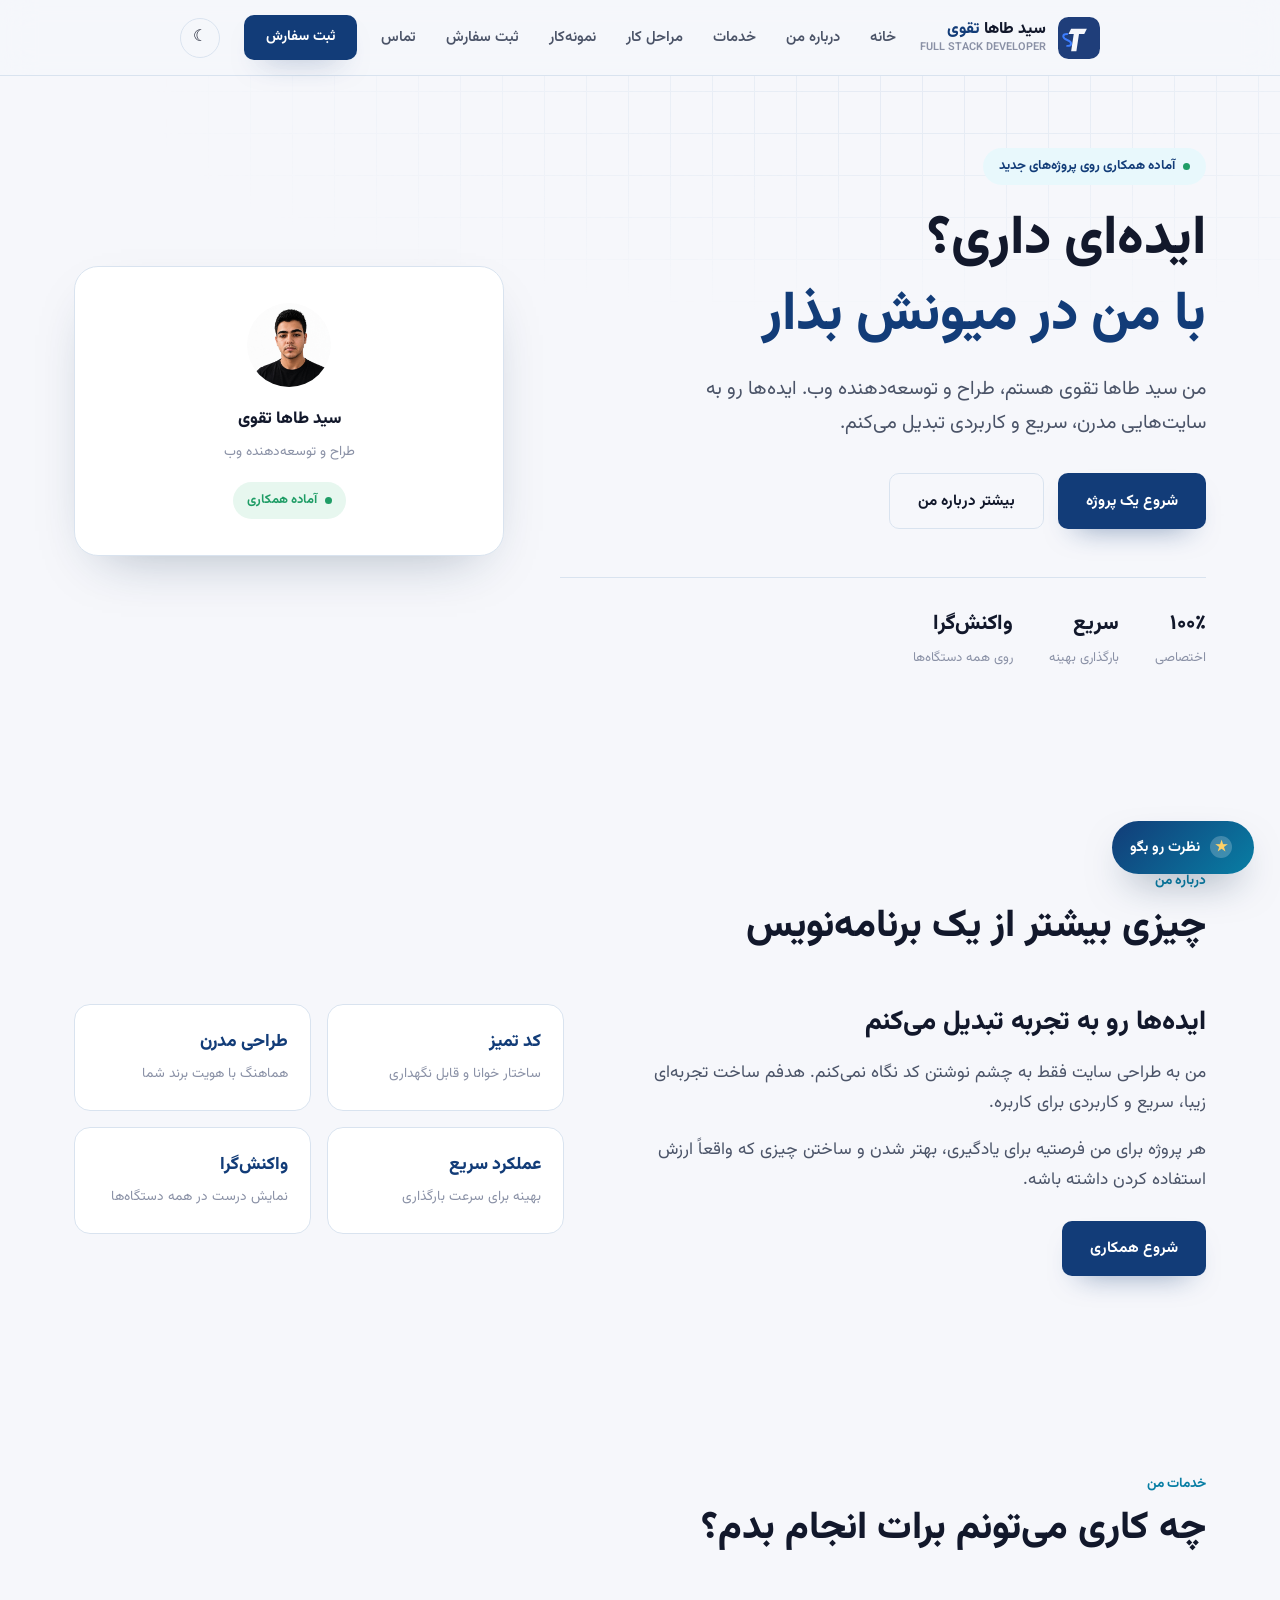
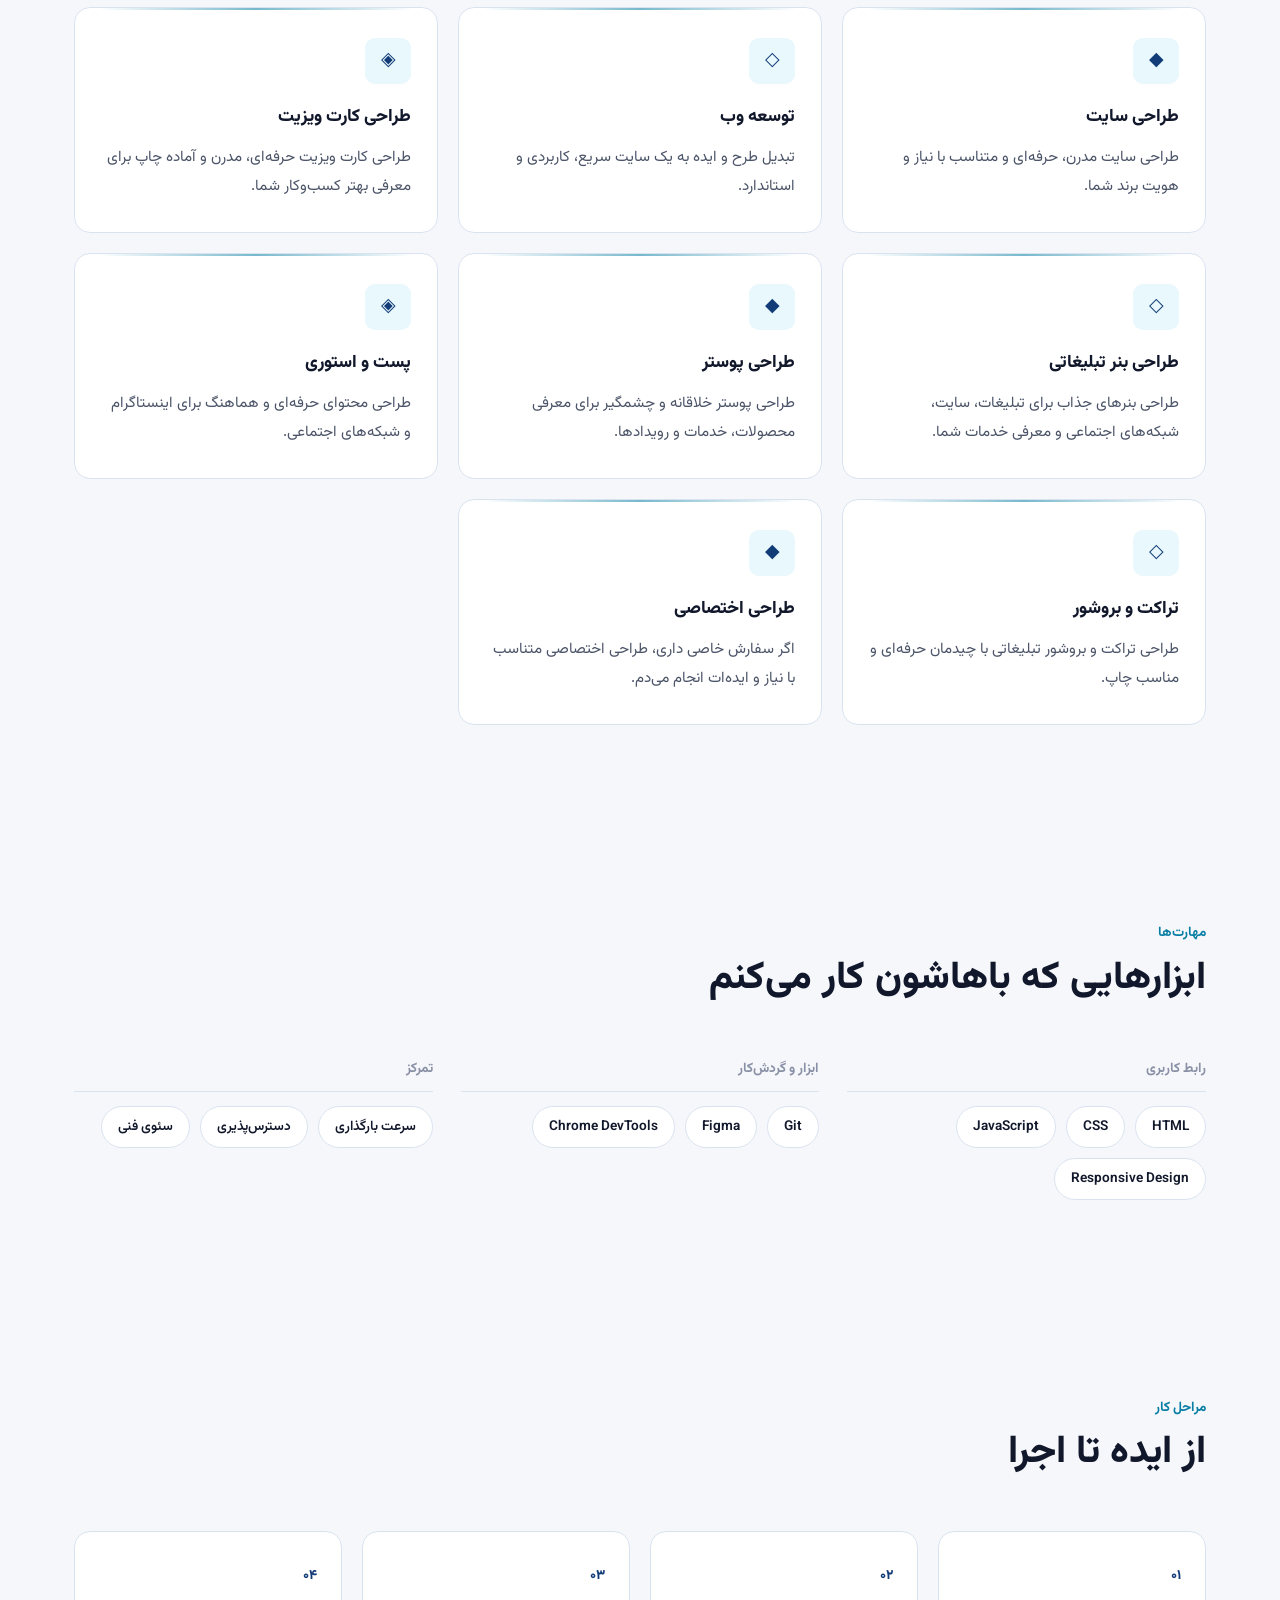
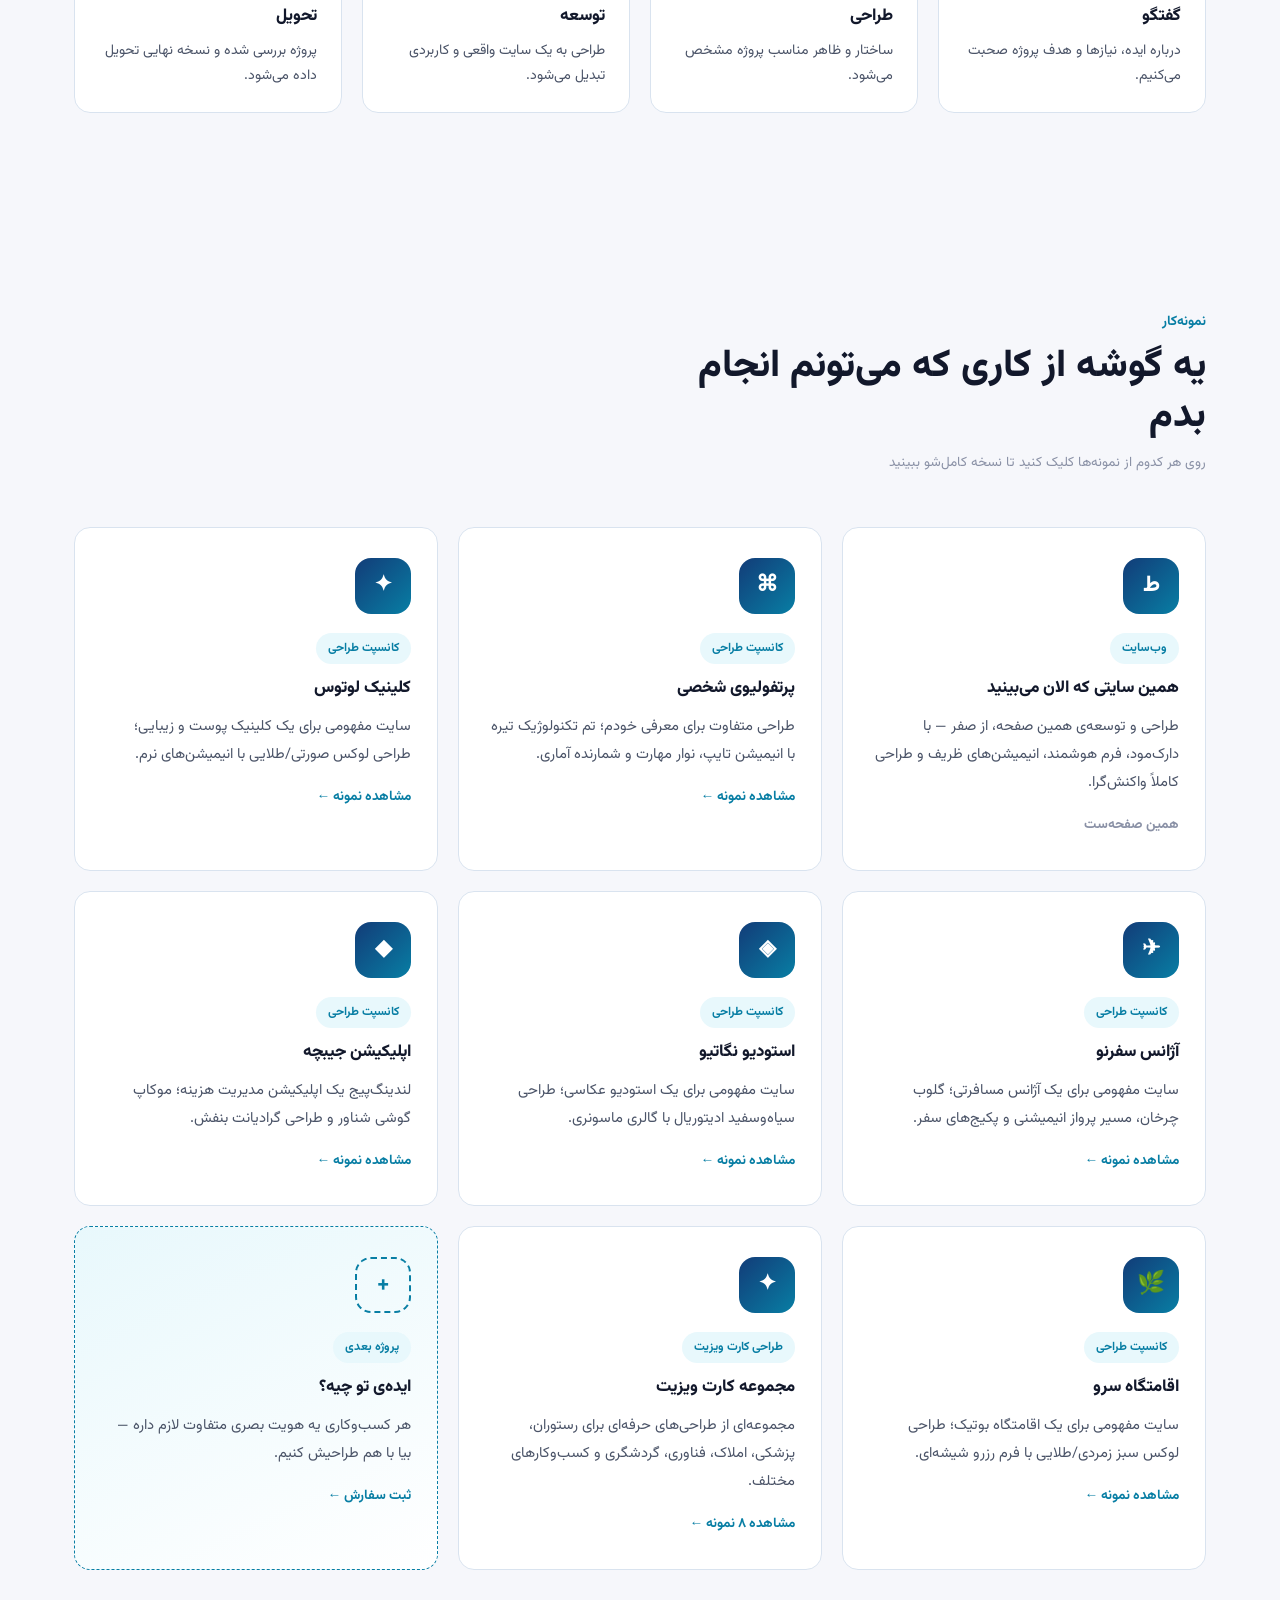
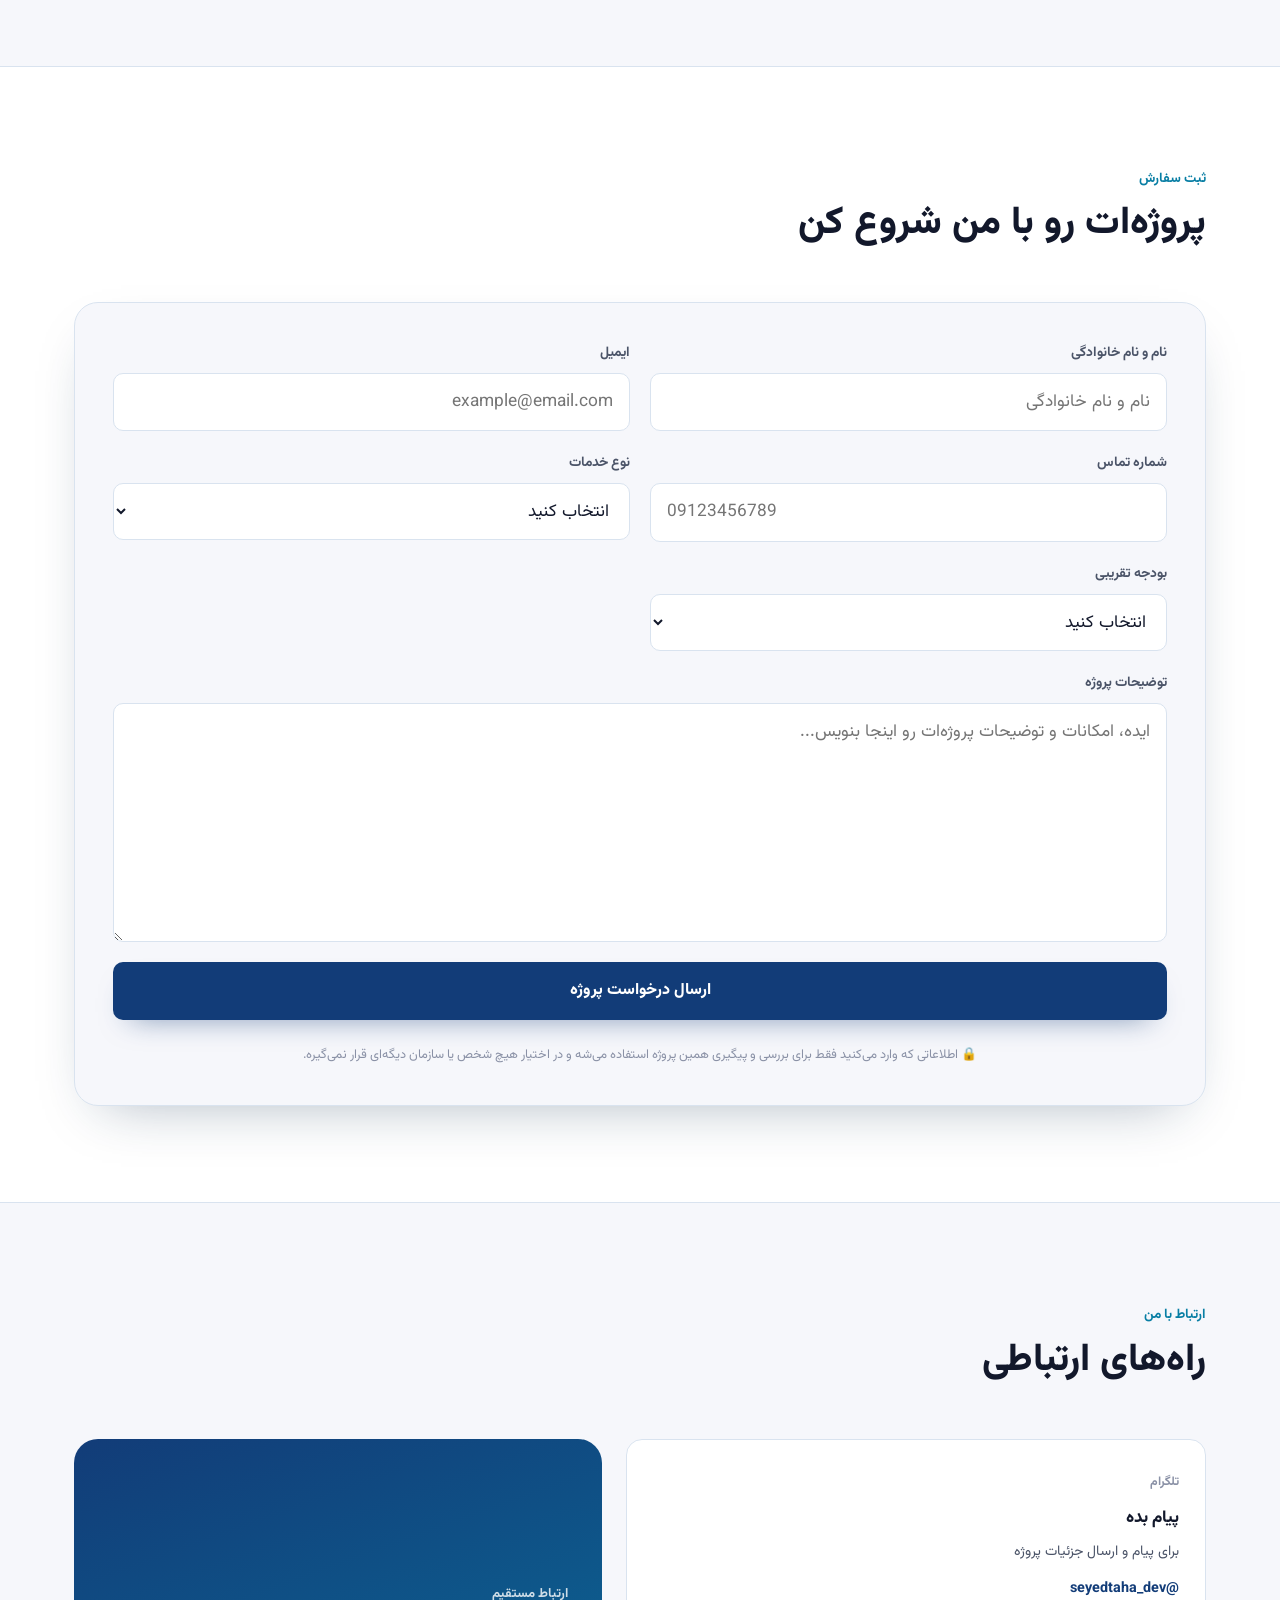
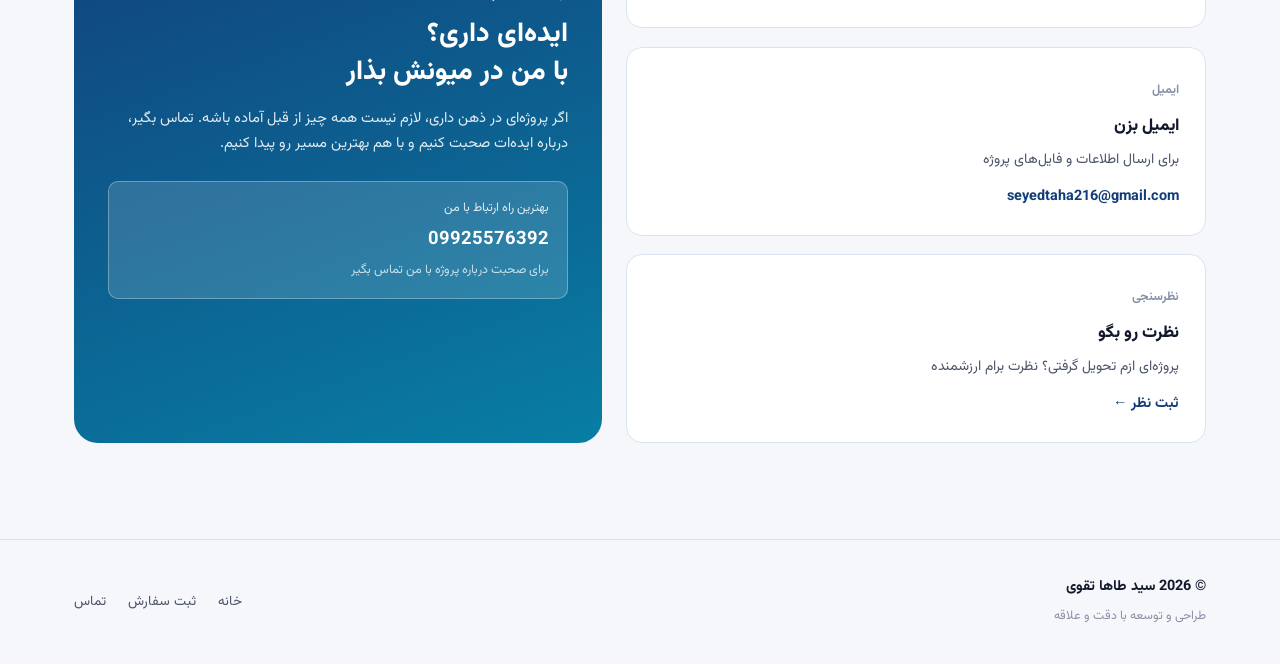
<file: index.html>
<!DOCTYPE html>
<html lang="fa" dir="rtl">
<head>
  <meta charset="UTF-8">
  <meta name="viewport" content="width=device-width, initial-scale=1.0">
  <meta name="description" content="سید طاها تقوی | طراح و توسعه‌دهنده وب فول‌استک — طراحی و ساخت سایت‌های مدرن، سریع و اختصاصی.">
  <meta name="author" content="Seyed Taha Taghavi">
  <meta name="theme-color" content="#0A0E1B">
  <link rel="canonical" href="https://example.com/">

  <!-- Open Graph -->
  <meta property="og:type" content="website">
  <meta property="og:locale" content="fa_IR">
  <meta property="og:title" content="سید طاها تقوی | طراح و توسعه‌دهنده وب">
  <meta property="og:description" content="ایده‌ها رو به سایت‌هایی مدرن، سریع و کاربردی تبدیل می‌کنم.">
  <meta property="og:image" content="https://example.com/og-image.jpg">
  <meta name="twitter:card" content="summary_large_image">

  <title>سید طاها تقوی | Full Stack Developer</title>

  <link rel="icon" type="image/svg+xml" href="favicon.svg">
  <link rel="preconnect" href="https://fonts.googleapis.com">
  <link rel="preconnect" href="https://fonts.gstatic.com" crossorigin>
  <link href="https://fonts.googleapis.com/css2?family=Vazirmatn:wght@400;500;600;700;800&display=swap" rel="stylesheet">
  <link rel="stylesheet" href="style.css">
</head>
<body>

<header class="header">
  <div class="container">
    <a href="#home" class="brand" aria-label="سید طاها تقوی">
      <svg class="brand-logo" viewBox="0 0 64 64" aria-hidden="true">
        <rect width="64" height="64" rx="16" fill="#1F3E7A"/>
        <path d="M20 18h24l-4 8h-8l-4 26h-8l4-26h-8z" fill="#F6F7FB"/>
        <path d="M14 44c8 0 8-6 0-9s-8-9 0-9" fill="none" stroke="#3D7EFF" stroke-width="3" stroke-linecap="round"/>
      </svg>
      <span class="brand-text">
        <strong>سید طاها <b>تقوی</b></strong>
        <small>FULL STACK DEVELOPER</small>
      </span>
    </a>

    <nav class="navbar" id="navbar" aria-label="منوی اصلی">
      <a href="#home">خانه</a>
      <a href="#about">درباره من</a>
      <a href="#services">خدمات</a>
      <a href="#process">مراحل کار</a>
      <a href="#portfolio">نمونه‌کار</a>
      <a href="#order">ثبت سفارش</a>
      <a href="#contact">تماس</a>
    </nav>

    <a href="#order" class="header-btn">ثبت سفارش</a>

    <button class="theme-btn" id="themeBtn" type="button" aria-label="تغییر حالت شب" title="تغییر حالت شب">☾</button>
    <button class="nav-toggle" id="navToggle" type="button" aria-label="باز کردن منو" aria-expanded="false">☰</button>
  </div>
</header>

<main>

  <section class="hero reveal" id="home">
    <div class="container">
      <div class="hero-content">
        <div class="hero-text">
          <span class="hero-badge"><i></i> آماده همکاری روی پروژه‌های جدید</span>
          <h1>ایده‌ای داری؟ <strong>با من در میونش بذار</strong></h1>
          <p>من سید طاها تقوی هستم، طراح و توسعه‌دهنده وب. ایده‌ها رو به سایت‌هایی مدرن، سریع و کاربردی تبدیل می‌کنم.</p>
          <div class="hero-buttons">
            <a href="#order" class="btn primary-btn">شروع یک پروژه</a>
            <a href="#about" class="btn secondary-btn">بیشتر درباره من</a>
          </div>
          <div class="hero-stats">
            <div><strong>۱۰۰٪</strong><span>اختصاصی</span></div>
            <div><strong>سریع</strong><span>بارگذاری بهینه</span></div>
            <div><strong>واکنش‌گرا</strong><span>روی همه دستگاه‌ها</span></div>
          </div>
        </div>

        <div class="hero-card">
          <div class="profile-circle"><img src="profile.jpg" alt="سید طاها تقوی"></div>
          <h2>سید طاها تقوی</h2>
          <p>طراح و توسعه‌دهنده وب</p>
          <div class="status"><i></i> آماده همکاری</div>
        </div>
      </div>
    </div>
  </section>

  <section class="about section reveal" id="about">
    <div class="container">
      <div class="section-title">
        <span>درباره من</span>
        <h2>چیزی بیشتر از یک برنامه‌نویس</h2>
      </div>
      <div class="about-content">
        <div class="about-text">
          <h3>ایده‌ها رو به تجربه تبدیل می‌کنم</h3>
          <p>من به طراحی سایت فقط به چشم نوشتن کد نگاه نمی‌کنم. هدفم ساخت تجربه‌ای زیبا، سریع و کاربردی برای کاربره.</p>
          <p>هر پروژه برای من فرصتیه برای یادگیری، بهتر شدن و ساختن چیزی که واقعاً ارزش استفاده کردن داشته باشه.</p>
          <a href="#order" class="btn primary-btn">شروع همکاری</a>
        </div>
        <div class="about-info">
          <div class="info-box"><strong>کد تمیز</strong><span>ساختار خوانا و قابل نگهداری</span></div>
          <div class="info-box"><strong>طراحی مدرن</strong><span>هماهنگ با هویت برند شما</span></div>
          <div class="info-box"><strong>عملکرد سریع</strong><span>بهینه برای سرعت بارگذاری</span></div>
          <div class="info-box"><strong>واکنش‌گرا</strong><span>نمایش درست در همه دستگاه‌ها</span></div>
        </div>
      </div>
    </div>
  </section>

  <section class="services section reveal" id="services">
    <div class="container">
      <div class="section-title">
        <span>خدمات من</span>
        <h2>چه کاری می‌تونم برات انجام بدم؟</h2>
      </div>
      <div class="services-grid">
        <div class="service-card">
          <div class="service-icon">◆</div>
          <h3>طراحی سایت</h3>
          <p>طراحی سایت مدرن، حرفه‌ای و متناسب با نیاز و هویت برند شما.</p>
        </div>

        <div class="service-card">
          <div class="service-icon">◇</div>
          <h3>توسعه وب</h3>
          <p>تبدیل طرح و ایده به یک سایت سریع، کاربردی و استاندارد.</p>
        </div>

        <div class="service-card">
          <div class="service-icon">◈</div>
          <h3>طراحی کارت ویزیت</h3>
          <p>طراحی کارت ویزیت حرفه‌ای، مدرن و آماده چاپ برای معرفی بهتر کسب‌وکار شما.</p>
        </div>

        <div class="service-card">
          <div class="service-icon">◇</div>
          <h3>طراحی بنر تبلیغاتی</h3>
          <p>طراحی بنرهای جذاب برای تبلیغات، سایت، شبکه‌های اجتماعی و معرفی خدمات شما.</p>
        </div>

        <div class="service-card">
          <div class="service-icon">◆</div>
          <h3>طراحی پوستر</h3>
          <p>طراحی پوستر خلاقانه و چشمگیر برای معرفی محصولات، خدمات و رویدادها.</p>
        </div>

        <div class="service-card">
          <div class="service-icon">◈</div>
          <h3>پست و استوری</h3>
          <p>طراحی محتوای حرفه‌ای و هماهنگ برای اینستاگرام و شبکه‌های اجتماعی.</p>
        </div>

        <div class="service-card">
          <div class="service-icon">◇</div>
          <h3>تراکت و بروشور</h3>
          <p>طراحی تراکت و بروشور تبلیغاتی با چیدمان حرفه‌ای و مناسب چاپ.</p>
        </div>

        <div class="service-card">
          <div class="service-icon">◆</div>
          <h3>طراحی اختصاصی</h3>
          <p>اگر سفارش خاصی داری، طراحی اختصاصی متناسب با نیاز و ایده‌ات انجام می‌دم.</p>
        </div>
      </div>
    </div>
  </section>

  <section class="skills section reveal" id="skills">
    <div class="container">
      <div class="section-title">
        <span>مهارت‌ها</span>
        <h2>ابزارهایی که باهاشون کار می‌کنم</h2>
      </div>
      <div class="skills-groups">
        <div class="skill-group">
          <h3>رابط کاربری</h3>
          <div class="skill-tags"><span>HTML</span><span>CSS</span><span>JavaScript</span><span>Responsive Design</span></div>
        </div>
        <div class="skill-group">
          <h3>ابزار و گردش‌کار</h3>
          <div class="skill-tags"><span>Git</span><span>Figma</span><span>Chrome DevTools</span></div>
        </div>
        <div class="skill-group">
          <h3>تمرکز</h3>
          <div class="skill-tags"><span>سرعت بارگذاری</span><span>دسترس‌پذیری</span><span>سئوی فنی</span></div>
        </div>
      </div>
    </div>
  </section>

  <section class="process section reveal" id="process">
    <div class="container">
      <div class="section-title">
        <span>مراحل کار</span>
        <h2>از ایده تا اجرا</h2>
      </div>
      <div class="process-grid">
        <div class="process-card"><span>۰۱</span><h3>گفتگو</h3><p>درباره ایده، نیازها و هدف پروژه صحبت می‌کنیم.</p></div>
        <div class="process-card"><span>۰۲</span><h3>طراحی</h3><p>ساختار و ظاهر مناسب پروژه مشخص می‌شود.</p></div>
        <div class="process-card"><span>۰۳</span><h3>توسعه</h3><p>طراحی به یک سایت واقعی و کاربردی تبدیل می‌شود.</p></div>
        <div class="process-card"><span>۰۴</span><h3>تحویل</h3><p>پروژه بررسی شده و نسخه نهایی تحویل داده می‌شود.</p></div>
      </div>
    </div>
  </section>

  <section class="portfolio section reveal" id="portfolio">
    <div class="container">
      <div class="section-title">
        <span>نمونه‌کار</span>
        <h2>یه گوشه از کاری که می‌تونم انجام بدم</h2>
        <p class="portfolio-hint">روی هر کدوم از نمونه‌ها کلیک کنید تا نسخه کامل‌شو ببینید</p>
      </div>
      <div class="portfolio-grid">

        <div class="portfolio-card">
          <div class="portfolio-thumb">ط</div>
          <span class="portfolio-tag">وب‌سایت</span>
          <h3>همین سایتی که الان می‌بینید</h3>
          <p>طراحی و توسعه‌ی همین صفحه، از صفر — با دارک‌مود، فرم هوشمند، انیمیشن‌های ظریف و طراحی کاملاً واکنش‌گرا.</p>
          <span class="portfolio-cta portfolio-cta-static">همین صفحه‌ست</span>
        </div>

        <a href="portfolio-dev.html" target="_blank" class="portfolio-card">
          <div class="portfolio-thumb">⌘</div>
          <span class="portfolio-tag">کانسپت طراحی</span>
          <h3>پرتفولیوی شخصی</h3>
          <p>طراحی متفاوت برای معرفی خودم؛ تم تکنولوژیک تیره با انیمیشن تایپ، نوار مهارت و شمارنده آماری.</p>
          <span class="portfolio-cta">مشاهده نمونه ←</span>
        </a>

        <a href="clinic-beauty.html" target="_blank" class="portfolio-card">
          <div class="portfolio-thumb">✦</div>
          <span class="portfolio-tag">کانسپت طراحی</span>
          <h3>کلینیک لوتوس</h3>
          <p>سایت مفهومی برای یک کلینیک پوست و زیبایی؛ طراحی لوکس صورتی/طلایی با انیمیشن‌های نرم.</p>
          <span class="portfolio-cta">مشاهده نمونه ←</span>
        </a>

        <a href="travel-agency.html" target="_blank" class="portfolio-card">
          <div class="portfolio-thumb">✈</div>
          <span class="portfolio-tag">کانسپت طراحی</span>
          <h3>آژانس سفرنو</h3>
          <p>سایت مفهومی برای یک آژانس مسافرتی؛ گلوب چرخان، مسیر پرواز انیمیشنی و پکیج‌های سفر.</p>
          <span class="portfolio-cta">مشاهده نمونه ←</span>
        </a>

        <a href="photography-studio.html" target="_blank" class="portfolio-card">
          <div class="portfolio-thumb">◈</div>
          <span class="portfolio-tag">کانسپت طراحی</span>
          <h3>استودیو نگاتیو</h3>
          <p>سایت مفهومی برای یک استودیو عکاسی؛ طراحی سیاه‌وسفید ادیتوریال با گالری ماسونری.</p>
          <span class="portfolio-cta">مشاهده نمونه ←</span>
        </a>

        <a href="app-fintech.html" target="_blank" class="portfolio-card">
          <div class="portfolio-thumb">◆</div>
          <span class="portfolio-tag">کانسپت طراحی</span>
          <h3>اپلیکیشن جیبچه</h3>
          <p>لندینگ‌پیج یک اپلیکیشن مدیریت هزینه؛ موکاپ گوشی شناور و طراحی گرادیانت بنفش.</p>
          <span class="portfolio-cta">مشاهده نمونه ←</span>
        </a>

        <a href="boutique-hotel.html" target="_blank" class="portfolio-card">
          <div class="portfolio-thumb">🌿</div>
          <span class="portfolio-tag">کانسپت طراحی</span>
          <h3>اقامتگاه سرو</h3>
          <p>سایت مفهومی برای یک اقامتگاه بوتیک؛ طراحی لوکس سبز زمردی/طلایی با فرم رزرو شیشه‌ای.</p>
          <span class="portfolio-cta">مشاهده نمونه ←</span>
        </a>

        <a href="business-card.html" target="_blank" class="portfolio-card">

          <div class="portfolio-thumb">
              <span class="portfolio-preview-icon">✦</span>
          </div>
      
          <span class="portfolio-tag">
              طراحی کارت ویزیت
          </span>
      
          <h3>
              مجموعه کارت ویزیت
          </h3>
      
          <p>
              مجموعه‌ای از طراحی‌های حرفه‌ای برای رستوران،
              پزشکی، املاک، فناوری، گردشگری و کسب‌وکارهای مختلف.
          </p>
      
          <span class="portfolio-cta">
              مشاهده ۸ نمونه ←
          </span>
      
      </a>

        <a href="#order" class="portfolio-card portfolio-card-cta">
          <div class="portfolio-thumb">+</div>
          <span class="portfolio-tag">پروژه بعدی</span>
          <h3>ایده‌ی تو چیه؟</h3>
          <p>هر کسب‌وکاری یه هویت بصری متفاوت لازم داره — بیا با هم طراحیش کنیم.</p>
          <span class="portfolio-cta">ثبت سفارش ←</span>
        </a>

      </div>
    </div>
  </section>

  <section class="order section reveal" id="order">
    <div class="container">
      <div class="section-title">
        <span>ثبت سفارش</span>
        <h2>پروژه‌ات رو با من شروع کن</h2>
      </div>

      <form class="order-form" id="orderForm" action="https://formspree.io/f/mljebwjr" method="POST" novalidate>
        <input type="hidden" name="_subject" value="درخواست پروژه جدید - سید طاها تقوی">

        <div class="form-group">
          <label for="name">نام و نام خانوادگی</label>
          <input type="text" id="name" name="name" placeholder="نام و نام خانوادگی" autocomplete="name" required>
        </div>

        <div class="form-group">
          <label for="email">ایمیل</label>
          <input type="email" id="email" name="email" placeholder="example@email.com" autocomplete="email" required>
        </div>

        <div class="form-group">
          <label for="phone">شماره تماس</label>
          <input type="tel" id="phone" name="phone" placeholder="09123456789" autocomplete="tel" inputmode="tel" required>
        </div>

        <div class="form-group">
          <label for="service">نوع خدمات</label>
          <select id="service" name="service" required>
            <option value="">انتخاب کنید</option>
            <option value="طراحی سایت">طراحی سایت</option>
            <option value="توسعه سایت">توسعه سایت</option>
            <option value="طراحی کارت ویزیت">طراحی کارت ویزیت</option>
            <option value="طراحی بنر تبلیغاتی">طراحی بنر تبلیغاتی</option>
            <option value="طراحی پوستر">طراحی پوستر</option>
            <option value="طراحی پست و استوری">طراحی پست و استوری</option>
            <option value="طراحی تراکت و بروشور">طراحی تراکت و بروشور</option>
            <option value="طراحی اختصاصی">طراحی اختصاصی</option>
            <option value="سایر">سایر</option>
          </select>
        </div>

        <div class="form-group">
          <label for="budget">بودجه تقریبی</label>
          <select id="budget" name="budget" required>
            <option value="">انتخاب کنید</option>
            <option value="کمتر از ۱۰ میلیون">کمتر از ۱۰ میلیون</option>
            <option value="۱۰ تا ۲۰ میلیون">۱۰ تا ۲۰ میلیون</option>
            <option value="۲۰ تا ۴۰ میلیون">۲۰ تا ۴۰ میلیون</option>
            <option value="بیشتر از ۴۰ میلیون">بیشتر از ۴۰ میلیون</option>
          </select>
        </div>

        <div class="form-group full-width">
          <label for="description">توضیحات پروژه</label>
          <textarea id="description" name="message" rows="7" placeholder="ایده، امکانات و توضیحات پروژه‌ات رو اینجا بنویس..." required></textarea>
        </div>

        <button type="submit" class="submit-btn">ارسال درخواست پروژه</button>
        <p class="form-privacy-note">🔒 اطلاعاتی که وارد می‌کنید فقط برای بررسی و پیگیری همین پروژه استفاده می‌شه و در اختیار هیچ شخص یا سازمان دیگه‌ای قرار نمی‌گیره.</p>
      </form>
    </div>
  </section>

  <section class="contact section reveal" id="contact">
    <div class="container">
      <div class="section-title">
        <span>ارتباط با من</span>
        <h2>راه‌های ارتباطی</h2>
      </div>

      <div class="contact-main">
        <div class="contact-grid">
          <!-- TODO: replace with your real Telegram username -->
          <a href="https://t.me/" target="_blank" rel="noopener noreferrer" class="contact-card">
            <span>تلگرام</span>
            <h3>پیام بده</h3>
            <p>برای پیام و ارسال جزئیات پروژه</p>
            <strong>@seyedtaha_dev</strong>
          </a>

          <a href="mailto:seyedtaha216@gmail.com" class="contact-card">
            <span>ایمیل</span>
            <h3>ایمیل بزن</h3>
            <p>برای ارسال اطلاعات و فایل‌های پروژه</p>
            <strong>seyedtaha216@gmail.com</strong>
          </a>

          <a href="feedback.html" class="contact-card">
            <span>نظرسنجی</span>
            <h3>نظرت رو بگو</h3>
            <p>پروژه‌ای ازم تحویل گرفتی؟ نظرت برام ارزشمنده</p>
            <strong>ثبت نظر ←</strong>
          </a>
        </div>

        <div class="contact-intro">
          <span class="contact-label">ارتباط مستقیم</span>
          <h3>ایده‌ای داری؟<br>با من در میونش بذار</h3>
          <p>اگر پروژه‌ای در ذهن داری، لازم نیست همه چیز از قبل آماده باشه. تماس بگیر، درباره ایده‌ات صحبت کنیم و با هم بهترین مسیر رو پیدا کنیم.</p>
          <a href="tel:09925576392" class="contact-call">
            <span>بهترین راه ارتباط با من</span>
            <strong>09925576392</strong>
            <small>برای صحبت درباره پروژه با من تماس بگیر</small>
          </a>
        </div>
      </div>
    </div>
  </section>

</main>

<footer class="footer">
  <div class="container">
    <div>
      <p>© 2026 سید طاها تقوی</p>
      <small>طراحی و توسعه با دقت و علاقه</small>
    </div>
    <div class="social-links">
      <a href="#home">خانه</a>
      <a href="#order">ثبت سفارش</a>
      <a href="#contact">تماس</a>
    </div>
  </div>
</footer>

<a href="feedback.html" id="feedbackFab" aria-label="ثبت نظر درباره پروژه" title="نظرت رو بگو">
  <span class="fab-icon">★</span>
  <span class="fab-text">نظرت رو بگو</span>
</a>

<button id="topBtn" type="button" aria-label="بازگشت به بالای صفحه" title="بازگشت به بالا">↑</button>

<script src="script.js"></script>
</body>
</html>
</file>
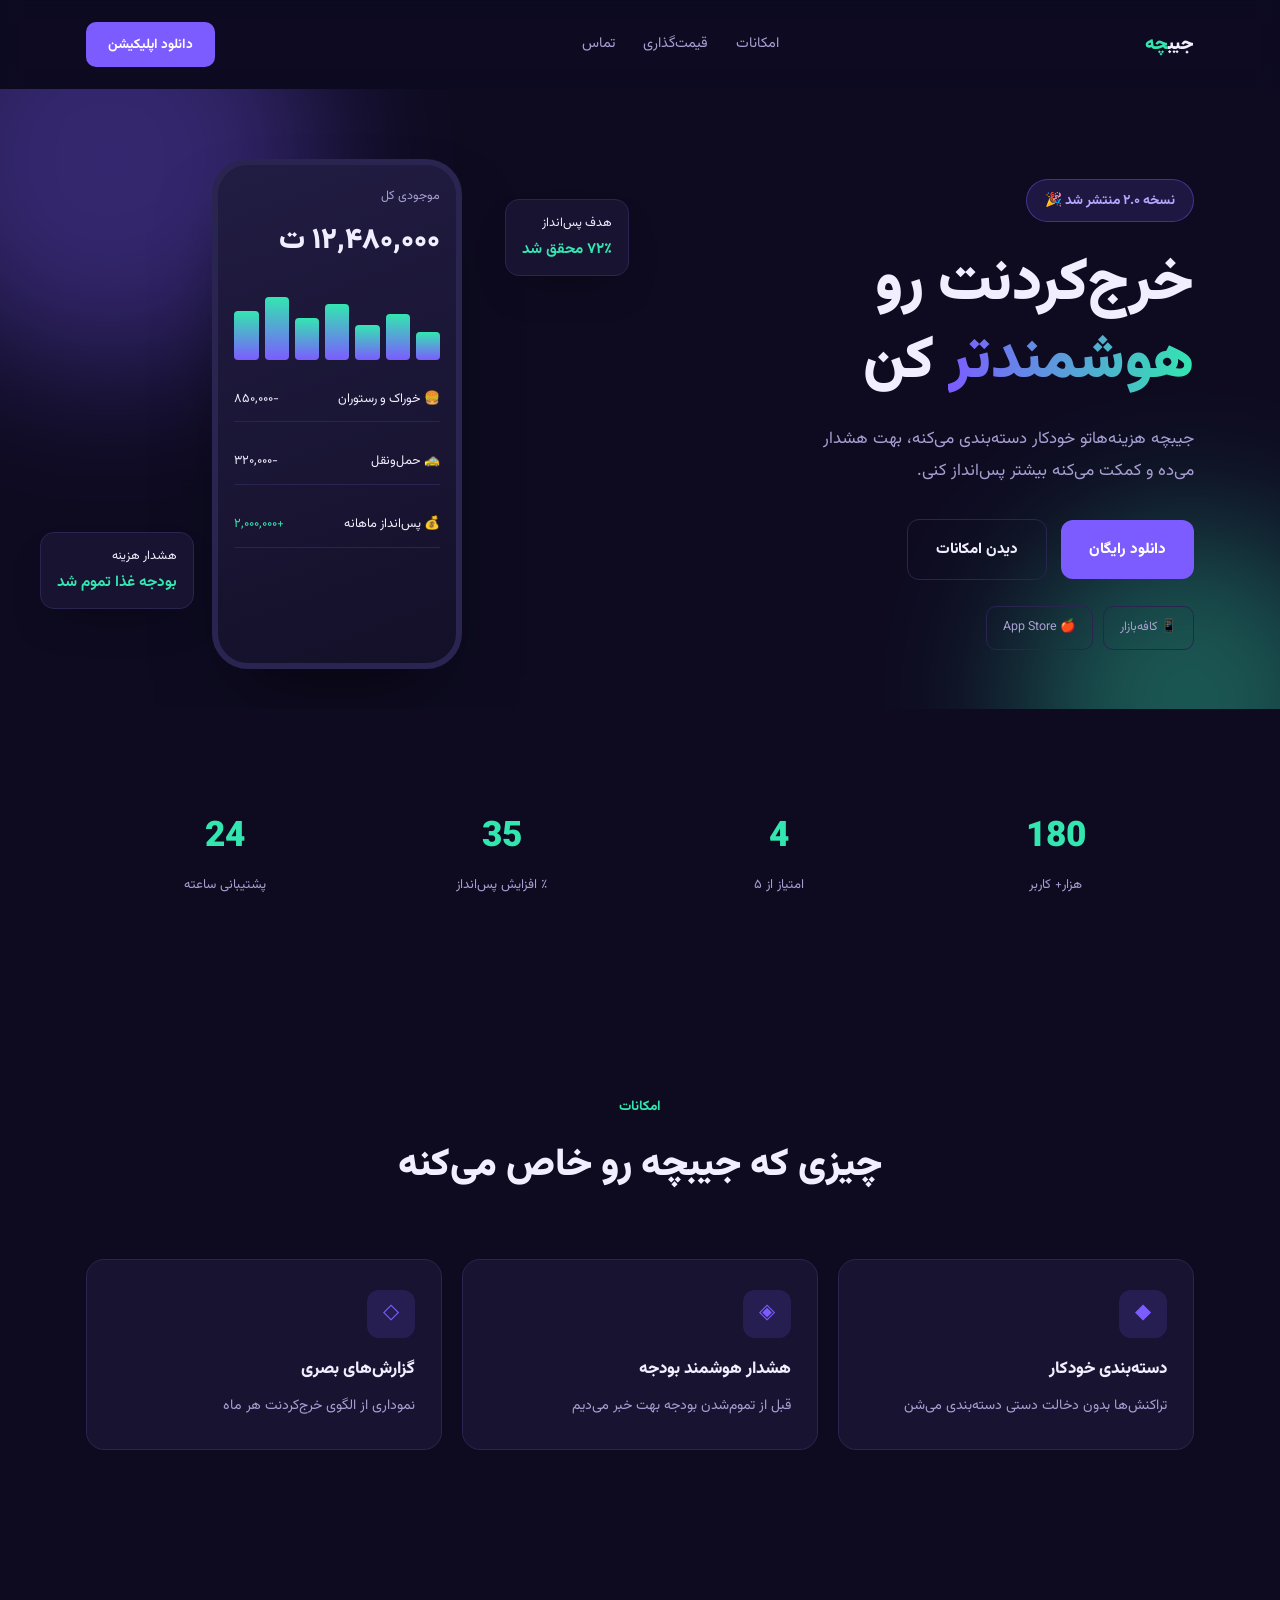
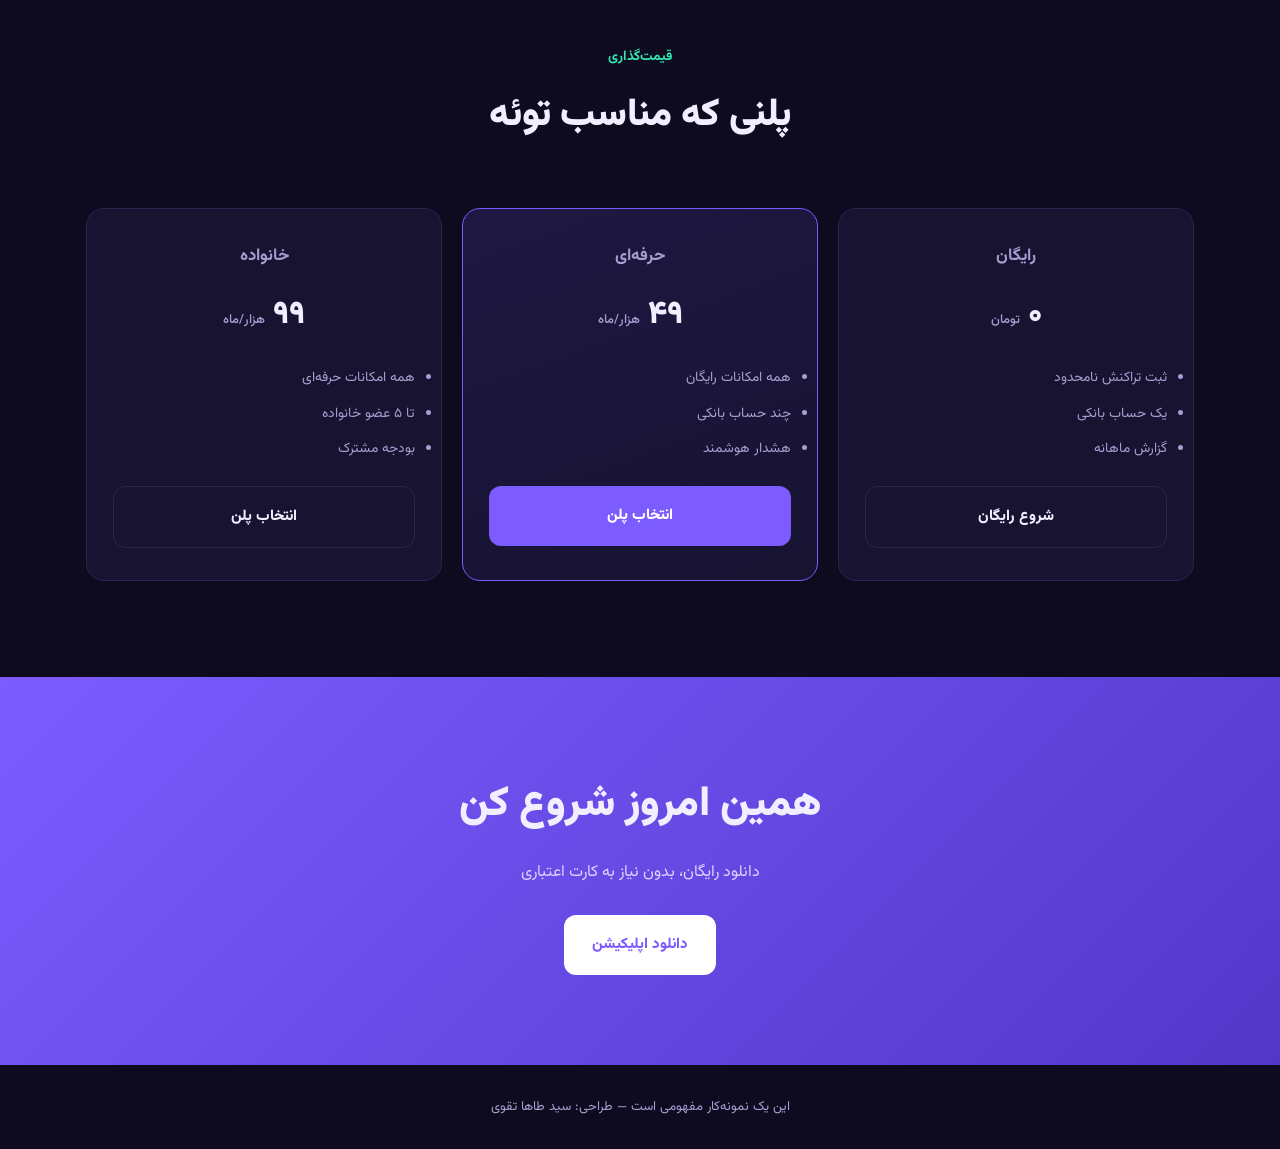
<file: app-fintech.html>
<!DOCTYPE html>
<html lang="fa" dir="rtl">
<head>
<meta charset="UTF-8">
<meta name="viewport" content="width=device-width, initial-scale=1.0">
<title>جیبچه — مدیریت هوشمند هزینه‌ها</title>
<link rel="preconnect" href="https://fonts.googleapis.com">
<link rel="preconnect" href="https://fonts.gstatic.com" crossorigin>
<link href="https://fonts.googleapis.com/css2?family=Vazirmatn:wght@400;500;600;700;800;900&display=swap" rel="stylesheet">
<style>
  *,*::before,*::after{box-sizing:border-box;margin:0;padding:0}
  html{scroll-behavior:smooth}
  @media(prefers-reduced-motion:reduce){*{animation:none!important;transition:none!important}}
  :root{
    --bg:#0E0B21; --panel:#171331; --line:#2A2450;
    --violet:#7C5CFF; --mint:#33E6B0; --ink:#F1EFFF; --sub:#A79FD1;
  }
  body{font-family:'Vazirmatn',Tahoma,sans-serif;background:var(--bg);color:var(--ink);line-height:1.85;overflow-x:hidden}
  a{color:inherit;text-decoration:none}
  .wrap{max-width:1160px;margin:0 auto;padding:0 26px}

  .reveal{opacity:0;transform:translateY(30px);transition:opacity .8s ease,transform .8s ease}
  .reveal.active{opacity:1;transform:translateY(0)}

  header{position:sticky;top:0;z-index:20;padding:22px 0;background:rgba(14,11,33,.85);backdrop-filter:blur(10px)}
  header .wrap{display:flex;align-items:center;justify-content:space-between}
  .logo{font-weight:900;font-size:1.15rem}
  .logo span{color:var(--mint)}
  nav{display:flex;gap:28px;font-size:.9rem;color:var(--sub)}
  nav a:hover{color:var(--ink)}
  .nav-btn{padding:10px 22px;border-radius:10px;background:var(--violet);color:#fff;font-size:.85rem;font-weight:700}

  /* hero */
  .hero{position:relative;padding:70px 0 40px;overflow:hidden}
  .blob{position:absolute;border-radius:50%;filter:blur(70px);opacity:.35;animation:morph 10s ease-in-out infinite}
  .blob1{width:420px;height:420px;background:var(--violet);top:-140px;left:-100px}
  .blob2{width:340px;height:340px;background:var(--mint);bottom:-160px;right:-80px;animation-delay:3s}
  @keyframes morph{0%,100%{transform:scale(1) translate(0,0)}50%{transform:scale(1.15) translate(20px,-20px)}}

  .hero .wrap{position:relative;z-index:2;display:grid;grid-template-columns:1.05fr .95fr;gap:50px;align-items:center}
  .hero-eyebrow{display:inline-block;padding:8px 18px;border-radius:999px;background:rgba(124,92,255,.15);
    border:1px solid rgba(124,92,255,.4);color:#B7A6FF;font-size:.86rem;font-weight:700}
  .hero h1{margin-top:24px;font-size:clamp(2.5rem,4.8vw,3.7rem);font-weight:900;line-height:1.32}
  .hero h1 em{font-style:normal;background:linear-gradient(90deg,var(--violet),var(--mint));-webkit-background-clip:text;background-clip:text;color:transparent}
  .hero p{margin-top:22px;max-width:44ch;color:var(--sub);font-size:1.05rem}
  .hero-cta{margin-top:32px;display:flex;gap:14px;flex-wrap:wrap;align-items:center}
  .btn{padding:16px 28px;border-radius:12px;font-weight:800;font-size:.94rem;display:inline-flex;align-items:center;gap:8px;transition:transform .25s ease}
  .btn-fill{background:var(--violet);color:#fff}
  .btn-fill:hover{transform:translateY(-4px)}
  .btn-line{border:1px solid var(--line);color:var(--ink)}
  .btn-line:hover{border-color:var(--mint);color:var(--mint)}
  .store-badges{margin-top:26px;display:flex;gap:10px}
  .store-badges div{border:1px solid var(--line);border-radius:10px;padding:9px 16px;font-size:.78rem;color:var(--sub)}

  /* phone mockup */
  .phone-wrap{position:relative;display:flex;justify-content:center;animation:floaty 5s ease-in-out infinite}
  @keyframes floaty{0%,100%{transform:translateY(0)}50%{transform:translateY(-16px)}}
  .phone{width:250px;height:510px;border-radius:36px;background:linear-gradient(160deg,#211C42,#141029);
    border:6px solid #2A2450;box-shadow:0 40px 80px -30px rgba(0,0,0,.6);padding:20px 16px;position:relative}
  .phone .balance{font-size:.78rem;color:var(--sub)}
  .phone .amount{margin-top:6px;font-size:1.8rem;font-weight:900}
  .phone .chart{margin-top:22px;height:70px;display:flex;align-items:flex-end;gap:6px}
  .phone .chart div{flex:1;background:linear-gradient(180deg,var(--mint),var(--violet));border-radius:4px;animation:barpulse 2.4s ease-in-out infinite}
  @keyframes barpulse{0%,100%{opacity:.7}50%{opacity:1}}
  .phone .row{margin-top:18px;display:flex;justify-content:space-between;align-items:center;padding:10px 0;border-bottom:1px solid var(--line);font-size:.8rem}
  .float-card{position:absolute;background:var(--panel);border:1px solid var(--line);border-radius:14px;padding:12px 16px;
    font-size:.78rem;box-shadow:0 20px 40px -20px rgba(0,0,0,.5);animation:floaty2 6s ease-in-out infinite}
  .float-card b{display:block;font-size:.95rem;color:var(--mint)}
  .fc1{top:40px;right:-40px;animation-delay:1s}
  .fc2{bottom:60px;left:-46px;animation-delay:2.4s}
  @keyframes floaty2{0%,100%{transform:translateY(0)}50%{transform:translateY(-12px)}}

  .section{padding:96px 0}
  .section-head{max-width:600px;margin:0 auto 56px;text-align:center}
  .section-head .eyebrow{color:var(--mint);font-weight:700;font-size:.86rem}
  .section-head h2{margin-top:10px;font-size:clamp(1.8rem,3.2vw,2.4rem);font-weight:900}

  .features{display:grid;grid-template-columns:repeat(3,1fr);gap:20px}
  .feature{background:var(--panel);border:1px solid var(--line);border-radius:18px;padding:30px 26px;
    transition:transform .35s ease,border-color .35s ease}
  .feature:hover{transform:translateY(-6px);border-color:var(--violet)}
  .feature .ic{width:48px;height:48px;border-radius:12px;background:rgba(124,92,255,.15);color:var(--violet);
    display:flex;align-items:center;justify-content:center;font-size:1.3rem;margin-bottom:16px}
  .feature h3{font-size:1.05rem;font-weight:800}
  .feature p{margin-top:8px;color:var(--sub);font-size:.88rem}

  .stats{display:grid;grid-template-columns:repeat(4,1fr);text-align:center}
  .stats b{display:block;font-size:2.2rem;font-weight:900;color:var(--mint)}
  .stats span{font-size:.82rem;color:var(--sub)}

  .pricing{display:grid;grid-template-columns:repeat(3,1fr);gap:20px}
  .plan{background:var(--panel);border:1px solid var(--line);border-radius:18px;padding:32px 26px;text-align:center}
  .plan.featured{border-color:var(--violet);background:linear-gradient(160deg,rgba(124,92,255,.15),var(--panel))}
  .plan h3{font-size:1.05rem;font-weight:700;color:var(--sub)}
  .plan .price{margin-top:14px;font-size:2rem;font-weight:900}
  .plan .price small{font-size:.8rem;color:var(--sub);font-weight:500}
  .plan ul{margin-top:20px;display:flex;flex-direction:column;gap:10px;text-align:right}
  .plan li{font-size:.86rem;color:var(--sub)}
  .plan .btn{margin-top:24px;width:100%;justify-content:center}

  .cta-band{background:linear-gradient(135deg,var(--violet),#5138C9)}
  .cta-band .wrap{padding:90px 26px;text-align:center}
  .cta-band h2{font-size:clamp(1.8rem,3.6vw,2.6rem);font-weight:900}
  .cta-band p{margin-top:14px;color:#DCD5FF}
  .cta-band .btn-fill{background:#fff;color:var(--violet);margin-top:28px}

  footer{padding:30px 0;text-align:center;color:var(--sub);font-size:.82rem}

  @media(max-width:900px){
    nav,.nav-btn{display:none}
    .hero .wrap{grid-template-columns:1fr}
    .phone-wrap{margin-top:40px}
    .features,.pricing{grid-template-columns:1fr}
    .stats{grid-template-columns:repeat(2,1fr);row-gap:24px}
  }
</style>
</head>
<body>

<header>
  <div class="wrap">
    <div class="logo">جیب<span>چه</span></div>
    <nav>
      <a href="#features">امکانات</a>
      <a href="#pricing">قیمت‌گذاری</a>
      <a href="#contact">تماس</a>
    </nav>
    <a href="#contact" class="nav-btn">دانلود اپلیکیشن</a>
  </div>
</header>

<section class="hero">
  <div class="blob blob1"></div>
  <div class="blob blob2"></div>
  <div class="wrap">
    <div>
      <span class="hero-eyebrow">نسخه ۲.۰ منتشر شد 🎉</span>
      <h1>خرج‌کردنت رو<br><em>هوشمندتر</em> کن</h1>
      <p>جیبچه هزینه‌هاتو خودکار دسته‌بندی می‌کنه، بهت هشدار می‌ده و کمکت می‌کنه بیشتر پس‌انداز کنی.</p>
      <div class="hero-cta">
        <a href="index.html#order" class="btn btn-fill">دانلود رایگان</a>
        <a href="#features" class="btn btn-line">دیدن امکانات</a>
      </div>
      <div class="store-badges">
        <div>📱 کافه‌بازار</div>
        <div>🍎 App Store</div>
      </div>
    </div>
    <div class="phone-wrap">
      <div class="phone">
        <div class="balance">موجودی کل</div>
        <div class="amount">۱۲,۴۸۰,۰۰۰ ت</div>
        <div class="chart">
          <div style="height:40%"></div><div style="height:65%"></div><div style="height:50%"></div>
          <div style="height:80%"></div><div style="height:60%"></div><div style="height:90%"></div><div style="height:70%"></div>
        </div>
        <div class="row"><span>🍔 خوراک و رستوران</span><span>-۸۵۰,۰۰۰</span></div>
        <div class="row"><span>🚕 حمل‌ونقل</span><span>-۳۲۰,۰۰۰</span></div>
        <div class="row"><span>💰 پس‌انداز ماهانه</span><span style="color:#33E6B0">+۲,۰۰۰,۰۰۰</span></div>
      </div>
      <div class="float-card fc1">هدف پس‌انداز<b>۷۲٪ محقق شد</b></div>
      <div class="float-card fc2">هشدار هزینه<b>بودجه غذا تموم شد</b></div>
    </div>
  </div>
</section>

<section class="section reveal">
  <div class="wrap stats">
    <div><b class="counter" data-target="180">0</b><span>هزار+ کاربر</span></div>
    <div><b class="counter" data-target="4">0</b><span>امتیاز از ۵</span></div>
    <div><b class="counter" data-target="35">0</b><span>٪ افزایش پس‌انداز</span></div>
    <div><b class="counter" data-target="24">0</b><span>پشتیبانی ساعته</span></div>
  </div>
</section>

<section class="section reveal" id="features">
  <div class="wrap">
    <div class="section-head">
      <span class="eyebrow">امکانات</span>
      <h2>چیزی که جیبچه رو خاص می‌کنه</h2>
    </div>
    <div class="features">
      <div class="feature"><div class="ic">◆</div><h3>دسته‌بندی خودکار</h3><p>تراکنش‌ها بدون دخالت دستی دسته‌بندی می‌شن</p></div>
      <div class="feature"><div class="ic">◈</div><h3>هشدار هوشمند بودجه</h3><p>قبل از تموم‌شدن بودجه بهت خبر می‌دیم</p></div>
      <div class="feature"><div class="ic">◇</div><h3>گزارش‌های بصری</h3><p>نموداری از الگوی خرج‌کردنت هر ماه</p></div>
    </div>
  </div>
</section>

<section class="section reveal" id="pricing">
  <div class="wrap">
    <div class="section-head">
      <span class="eyebrow">قیمت‌گذاری</span>
      <h2>پلنی که مناسب توئه</h2>
    </div>
    <div class="pricing">
      <div class="plan">
        <h3>رایگان</h3>
        <div class="price">۰ <small>تومان</small></div>
        <ul><li>ثبت تراکنش نامحدود</li><li>یک حساب بانکی</li><li>گزارش ماهانه</li></ul>
        <a href="index.html#order" class="btn btn-line">شروع رایگان</a>
      </div>
      <div class="plan featured">
        <h3>حرفه‌ای</h3>
        <div class="price">۴۹ <small>هزار/ماه</small></div>
        <ul><li>همه امکانات رایگان</li><li>چند حساب بانکی</li><li>هشدار هوشمند</li></ul>
        <a href="index.html#order" class="btn btn-fill">انتخاب پلن</a>
      </div>
      <div class="plan">
        <h3>خانواده</h3>
        <div class="price">۹۹ <small>هزار/ماه</small></div>
        <ul><li>همه امکانات حرفه‌ای</li><li>تا ۵ عضو خانواده</li><li>بودجه مشترک</li></ul>
        <a href="index.html#order" class="btn btn-line">انتخاب پلن</a>
      </div>
    </div>
  </div>
</section>

<section class="cta-band reveal" id="contact">
  <div class="wrap">
    <h2>همین امروز شروع کن</h2>
    <p>دانلود رایگان، بدون نیاز به کارت اعتباری</p>
    <a href="index.html#order" class="btn btn-fill">دانلود اپلیکیشن</a>
  </div>
</section>

<footer>این یک نمونه‌کار مفهومی است — طراحی: سید طاها تقوی</footer>

<script>
  const revealEls = document.querySelectorAll(".reveal");
  const counters = document.querySelectorAll(".counter");
  let started = false;
  function runCounters(){
    if(started) return; started = true;
    counters.forEach(el=>{
      const target = parseInt(el.dataset.target,10);
      const duration = 1400, start = performance.now();
      function step(now){
        const p = Math.min((now-start)/duration,1);
        el.textContent = Math.floor(p*target).toString();
        if(p<1) requestAnimationFrame(step); else el.textContent = target;
      }
      requestAnimationFrame(step);
    });
  }
  if("IntersectionObserver" in window){
    const obs = new IntersectionObserver(entries=>{
      entries.forEach(e=>{ if(e.isIntersecting){ e.target.classList.add("active"); obs.unobserve(e.target);} });
    },{threshold:.15});
    revealEls.forEach(el=>obs.observe(el));
    const statObs = new IntersectionObserver(entries=>{
      entries.forEach(e=>{ if(e.isIntersecting){ runCounters(); statObs.disconnect(); } });
    },{threshold:.3});
    const statsEl = document.querySelector(".stats");
    if(statsEl) statObs.observe(statsEl);
  } else {
    revealEls.forEach(el=>el.classList.add("active"));
    runCounters();
  }
</script>

</body>
</html>
</file>
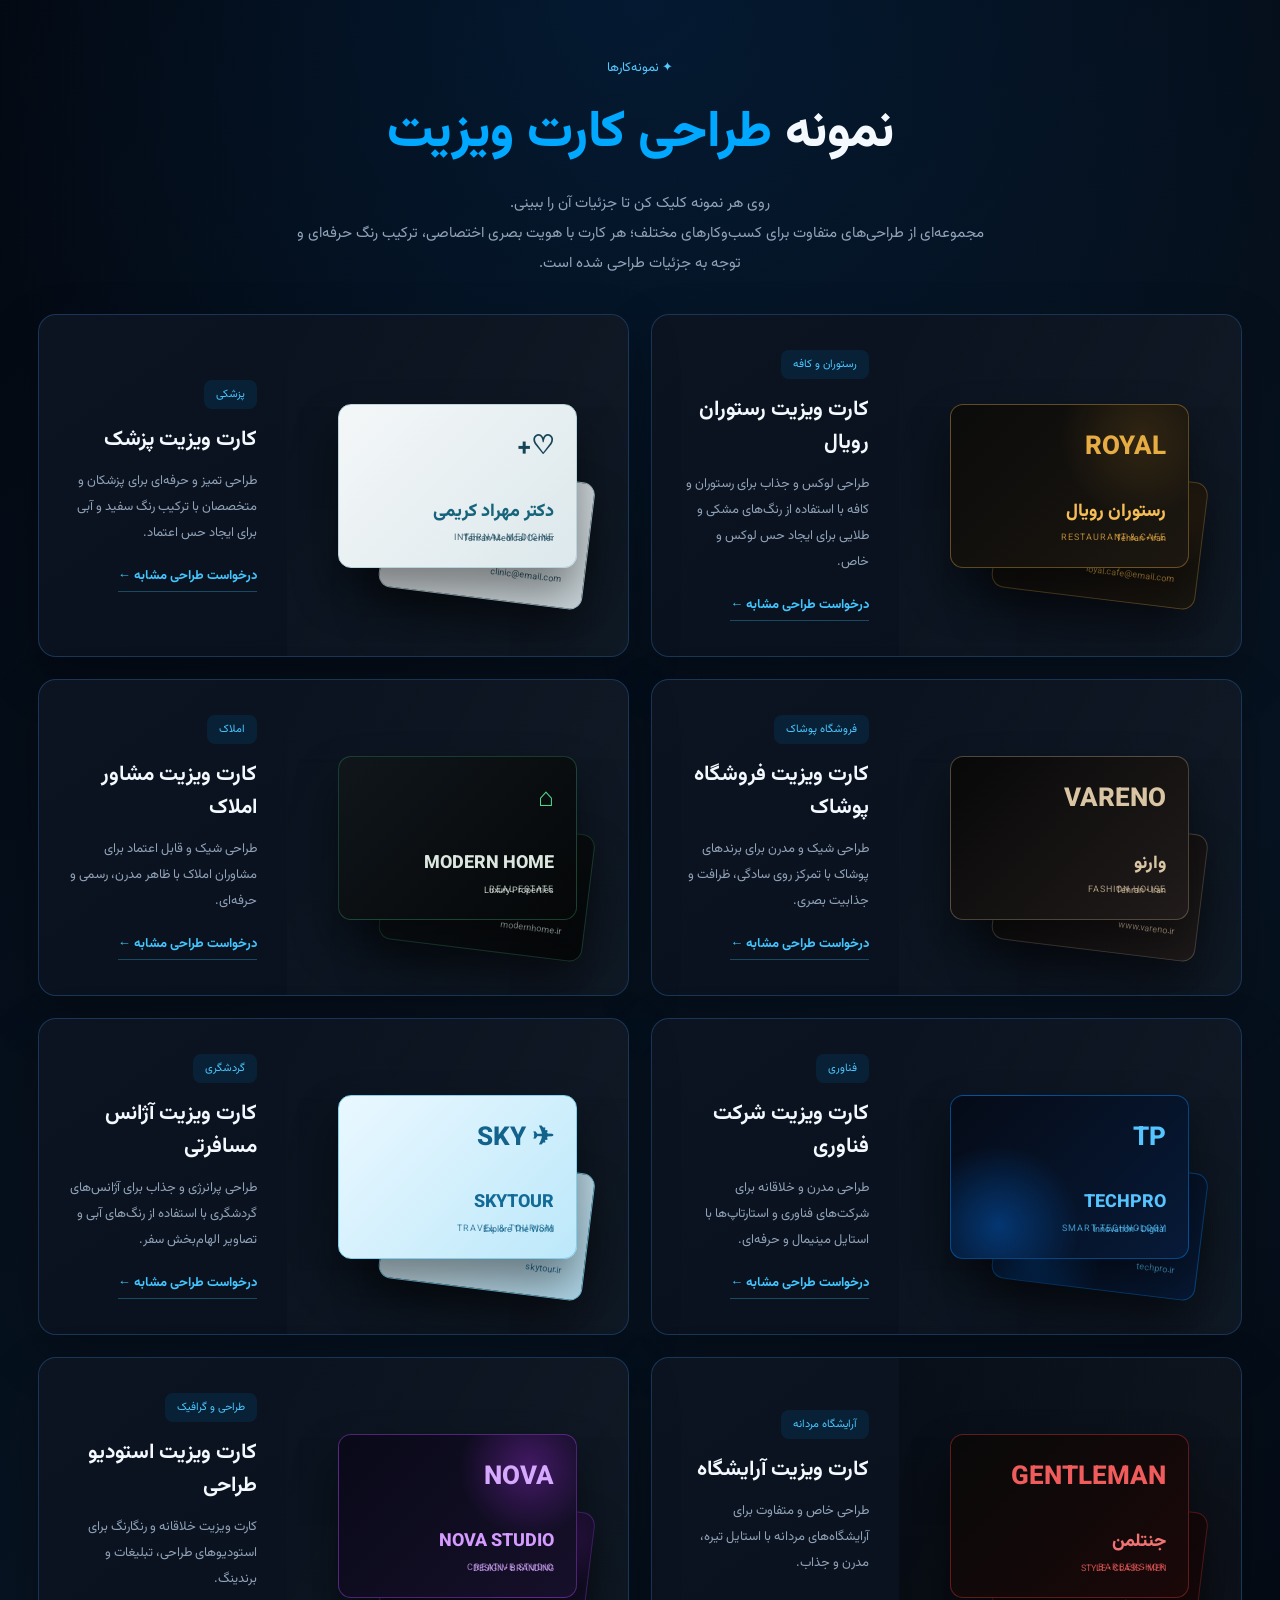
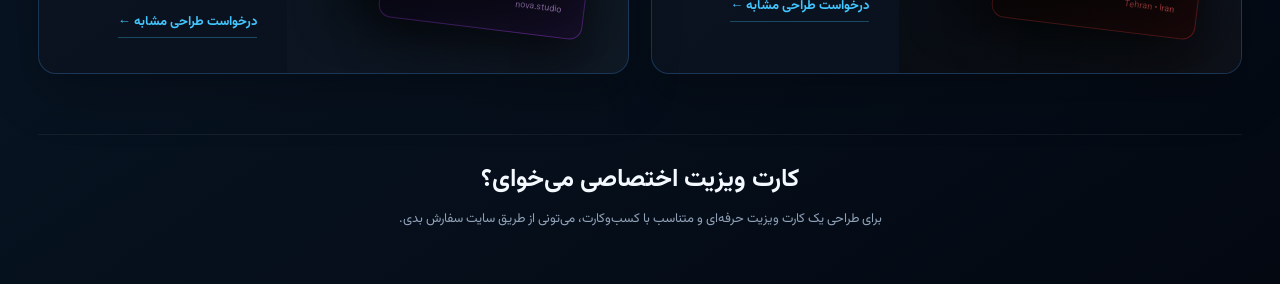
<file: business-card.html>
<!DOCTYPE html>
<html lang="fa" dir="rtl">
<head>
  <meta charset="UTF-8">
  <meta name="viewport" content="width=device-width, initial-scale=1.0">
 
  <title>نمونه‌کار طراحی کارت ویزیت</title>
 
  <link rel="preconnect" href="https://fonts.googleapis.com">
  <link rel="preconnect" href="https://fonts.gstatic.com" crossorigin>
  <link href="https://fonts.googleapis.com/css2?family=Vazirmatn:wght@400;500;600;700;800&display=swap" rel="stylesheet">
 
  <style>
    :root {
      --bg: #050b14;
      --card: #0b1422;
      --line: rgba(77, 160, 255, .25);
      --blue: #00a8ff;
      --text: #f4f8ff;
      --muted: #91a2b8;
    }
 
    * {
      box-sizing: border-box;
      margin: 0;
      padding: 0;
    }
 
    body {
      font-family: "Vazirmatn", Tahoma, sans-serif;
      background:
        radial-gradient(circle at 50% 0%, rgba(0, 132, 255, .12), transparent 35%),
        linear-gradient(145deg, #030811, #071321 60%, #030811);
      color: var(--text);
      min-height: 100vh;
      overflow-x: hidden;
    }
 
    .container {
      width: min(1450px, 94%);
      margin: auto;
    }
 
    /* HEADER */
 
    header {
      padding: 55px 0 35px;
      text-align: center;
    }
 
    .badge {
      display: inline-block;
      color: #54c8ff;
      font-size: 13px;
      margin-bottom: 15px;
    }
 
    header h1 {
      font-size: clamp(30px, 4vw, 54px);
      margin-bottom: 15px;
      font-weight: 800;
    }
 
    header h1 span {
      color: var(--blue);
    }
 
    header p {
      max-width: 700px;
      margin: auto;
      color: var(--muted);
      line-height: 2;
      font-size: 15px;
    }
 
    /* GRID */
 
    .cards-grid {
      display: grid;
      grid-template-columns: repeat(2, 1fr);
      gap: 22px;
      padding-bottom: 60px;
    }
 
    .portfolio-card {
      display: grid;
      grid-template-columns: 58% 42%;
      min-height: 285px;
      background: linear-gradient(145deg, #0b1420, #07101c);
      border: 1px solid var(--line);
      border-radius: 18px;
      overflow: hidden;
      text-decoration: none;
      color: inherit;
      box-shadow: 0 20px 50px rgba(0,0,0,.25);
      opacity: 0;
      transform: translateY(30px);
      transition: transform .45s cubic-bezier(.2,.8,.2,1), box-shadow .45s ease, opacity .6s ease, border-color .45s ease;
    }
    .portfolio-card.in-view { opacity: 1; transform: translateY(0); }
    .portfolio-card:hover {
      transform: translateY(-10px);
      box-shadow: 0 30px 70px rgba(0,0,0,.4);
      border-color: rgba(77,160,255,.55);
    }
/* BUSINESS CARD VISUAL */
 
    .visual {
      min-height: 285px;
      padding: 25px;
      display: flex;
      align-items: center;
      justify-content: center;
      position: relative;
      overflow: hidden;
      background-size: cover;
      background-position: center;
    }
 
    .visual::before {
      content: "";
      position: absolute;
      inset: 0;
      background: linear-gradient(180deg, rgba(5,8,14,.35), rgba(5,8,14,.88));
      opacity: 0;
      transition: opacity .4s ease;
    }
    .visual.has-photo::before { opacity: 1; }
 
    .visual::after {
      content: "";
      position: absolute;
      inset: 0;
      background: linear-gradient(120deg, transparent, rgba(255,255,255,.04));
      pointer-events: none;
    }
 
    .business-card {
      width: 82%;
      aspect-ratio: 1.6 / 1;
      border-radius: 13px;
      z-index: 2;
      transition: transform .5s cubic-bezier(.2,.8,.2,1);
      padding: 22px;
      position: relative;
      box-shadow: 0 25px 45px rgba(0,0,0,.45);
    }
.business-card.back {
      position: absolute;
      width: 60%;
      transform: rotate(7deg) translate(35px, 45px);
      opacity: .92;
      transition: transform .5s cubic-bezier(.2,.8,.2,1), opacity .5s ease;
    }
    .portfolio-card:hover .business-card.back {
      transform: rotate(11deg) translate(46px, 56px);
      opacity: 1;
    }
    .portfolio-card:hover .business-card:not(.back) {
      transform: translateY(-6px) scale(1.03);
    }
.card-logo {
      font-size: 26px;
      font-weight: 800;
      margin-bottom: 30px;
    }
 
    .card-name {
      font-size: 18px;
      font-weight: 800;
    }
 
    .card-role {
      font-size: 9px;
      margin-top: 5px;
      opacity: .75;
      letter-spacing: 1px;
    }
 
    .card-info {
      position: absolute;
      bottom: 18px;
      right: 22px;
      font-size: 9px;
      line-height: 1.9;
      opacity: .85;
    }
 
    /* CARD 1 */
 
    .royal {
      background:
        radial-gradient(circle at 80% 20%, rgba(255,181,50,.12), transparent 35%),
        linear-gradient(135deg,#0b0b0b,#1c1710);
      color: #e7ad43;
      border: 1px solid rgba(218,164,64,.4);
    }
 
    .royal .card-name {
      color: #f4bd55;
    }
 
    /* CARD 2 */
 
    .medical {
      background: linear-gradient(135deg,#f4f7f8,#dce8ec);
      color: #164457;
      border: 1px solid #b8d4dc;
    }
 
    .medical .card-name {
      color: #17647c;
    }
 
    /* CARD 3 */
 
    .fashion {
      background:
        linear-gradient(135deg,#080808,#211b1b);
      color: #d9c5a3;
      border: 1px solid rgba(217,197,163,.3);
    }
 
    /* CARD 4 */
 
    .realestate {
      background:
        linear-gradient(135deg,#10161b,#050708);
      color: #dce8df;
      border: 1px solid rgba(67,210,133,.25);
    }
 
    .realestate .card-logo {
      color: #50d88a;
    }
 
    /* CARD 5 */
 
    .tech {
      background:
        radial-gradient(circle at 20% 80%,rgba(0,123,255,.35),transparent 35%),
        linear-gradient(135deg,#050b17,#071a38);
      color: #55c5ff;
      border: 1px solid rgba(0,139,255,.45);
    }
 
    /* CARD 6 */
 
    .travel {
      background:
        linear-gradient(135deg,#eaf8ff,#bce8fa);
      color: #12628b;
      border: 1px solid #7ed1ef;
    }
 
    .travel .card-name {
      color: #126a97;
    }
 
    /* CARD 7 */
 
    .barber {
      background:
        linear-gradient(135deg,#090909,#1b0809);
      color: #f05c5c;
      border: 1px solid rgba(255,60,60,.35);
    }
 
    .barber .card-name {
      color: #ef7373;
    }
 
    /* CARD 8 */
 
    .creative {
      background:
        radial-gradient(circle at 80% 20%,rgba(184,53,255,.3),transparent 30%),
        linear-gradient(135deg,#090918,#16102a);
      color: #d6a9ff;
      border: 1px solid rgba(181,72,255,.4);
    }
 
    .creative .card-name {
      color: #d69bff;
    }
 
    /* INFO */
 
    .info {
      padding: 35px 30px;
      display: flex;
      flex-direction: column;
      justify-content: center;
    }
 
    .category {
      display: inline-block;
      width: fit-content;
      padding: 6px 12px;
      border-radius: 8px;
      background: rgba(0,157,255,.1);
      color: #48c6ff;
      font-size: 11px;
      margin-bottom: 14px;
    }
 
    .info h2 {
      font-size: 21px;
      margin-bottom: 12px;
    }
 
    .info p {
      color: var(--muted);
      font-size: 13px;
      line-height: 2;
      margin-bottom: 20px;
    }
 
    .view {
      width: fit-content;
      color: #43c6ff;
      font-size: 13px;
      font-weight: 700;
      border-bottom: 1px solid rgba(67,198,255,.3);
      padding-bottom: 5px;
    }
 
 
    .sample-modal{position:fixed;inset:0;background:rgba(1,6,12,.82);backdrop-filter:blur(8px);display:none;align-items:center;justify-content:center;padding:20px;z-index:9999}
    .sample-modal:target{display:flex;animation:modal-bg-fade .3s ease}
    @keyframes modal-bg-fade{from{opacity:0}to{opacity:1}}
    .modal-box{width:min(760px,100%);background:#0b1422;border:1px solid var(--line);border-radius:18px;padding:28px;position:relative;box-shadow:0 30px 90px rgba(0,0,0,.6);animation:modal-pop .35s cubic-bezier(.2,.8,.2,1)}
    @keyframes modal-pop{from{opacity:0;transform:translateY(18px) scale(.96)}to{opacity:1;transform:translateY(0) scale(1)}}
    .modal-close{position:absolute;top:14px;left:16px;color:#91a2b8;text-decoration:none;font-size:24px;line-height:1}
    .modal-box h2{margin-bottom:10px}.modal-box p{color:var(--muted);line-height:2;font-size:14px}.modal-actions{display:flex;gap:10px;flex-wrap:wrap;margin-top:20px}.modal-btn{display:inline-block;text-decoration:none;padding:11px 16px;border-radius:10px;border:1px solid var(--line);color:#55c8ff}.modal-btn.primary{background:var(--blue);color:#03101b;border-color:var(--blue);font-weight:800}
 
    /* FOOTER */
 
    .bottom {
      text-align: center;
      padding: 25px 0 55px;
      border-top: 1px solid rgba(255,255,255,.06);
    }
 
    .bottom h2 {
      font-size: 25px;
      margin-bottom: 10px;
    }
 
    .bottom p {
      color: var(--muted);
      font-size: 13px;
    }
 
    /* RESPONSIVE */
 
    @media (max-width: 950px) {
      .cards-grid {
        grid-template-columns: 1fr;
      }
    }
 
    @media (max-width: 650px) {
      header {
        padding-top: 35px;
      }
 
      .portfolio-card {
        grid-template-columns: 1fr;
      }
 
      .visual {
        min-height: 250px;
      }
 
      .info {
        padding: 25px;
      }
 
      .business-card {
        width: 72%;
      }
 
      .business-card.back {
        width: 52%;
      }
    }
 
    @media (max-width: 430px) {
      .container {
        width: 92%;
      }
 
      header h1 {
        font-size: 29px;
      }
 
      header p {
        font-size: 13px;
      }
 
      .visual {
        min-height: 215px;
      }
 
      .business-card {
        padding: 15px;
      }
 
      .card-logo {
        font-size: 19px;
        margin-bottom: 20px;
      }
 
      .card-name {
        font-size: 14px;
      }
 
      .card-info {
        font-size: 7px;
        right: 15px;
        bottom: 12px;
      }
    }
  </style>
</head>
 
<body>
 
<header>
  <div class="container">
 
    <div class="badge">✦ نمونه‌کارها</div>
 
    <h1>
      نمونه <span>طراحی کارت ویزیت</span>
    </h1>
 
    <p>
      روی هر نمونه کلیک کن تا جزئیات آن را ببینی.<br>مجموعه‌ای از طراحی‌های متفاوت برای کسب‌وکارهای مختلف؛
      هر کارت با هویت بصری اختصاصی، ترکیب رنگ حرفه‌ای و توجه به جزئیات طراحی شده است.
    </p>
 
  </div>
</header>
 
 
<main class="container">
 
  <div class="cards-grid">
 
 
    <!-- 1 -->
    <a href="#sample-royal" class="portfolio-card">
<div class="visual">
 
        <div class="business-card back royal">
          <div class="card-logo">ROYAL</div>
          <div class="card-info">
            +98 912 345 6789<br>
            royal.cafe@email.com
          </div>
        </div>
 
        <div class="business-card royal">
          <div class="card-logo">ROYAL</div>
          <div class="card-name">رستوران رویال</div>
          <div class="card-role">RESTAURANT & CAFE</div>
          <div class="card-info">
            Tehran • Iran
          </div>
        </div>
 
      </div>
 
      <div class="info">
        <span class="category">رستوران و کافه</span>
        <h2>کارت ویزیت رستوران رویال</h2>
        <p>
          طراحی لوکس و جذاب برای رستوران و کافه با استفاده از رنگ‌های
          مشکی و طلایی برای ایجاد حس لوکس و خاص.
        </p>
        <span class="view">درخواست طراحی مشابه ←</span>
      </div>
</a>
<!-- 2 -->
    <a href="#sample-medical" class="portfolio-card">
<div class="visual">
 
        <div class="business-card back medical">
          <div class="card-logo">+</div>
          <div class="card-info">
            0912 345 6789<br>
            clinic@email.com
          </div>
        </div>
 
        <div class="business-card medical">
          <div class="card-logo">♡+</div>
          <div class="card-name">دکتر مهراد کریمی</div>
          <div class="card-role">INTERNAL MEDICINE</div>
          <div class="card-info">
            Tehran Medical Center
          </div>
        </div>
 
      </div>
 
      <div class="info">
        <span class="category">پزشکی</span>
        <h2>کارت ویزیت پزشک</h2>
        <p>
          طراحی تمیز و حرفه‌ای برای پزشکان و متخصصان با ترکیب رنگ
          سفید و آبی برای ایجاد حس اعتماد.
        </p>
        <span class="view">درخواست طراحی مشابه ←</span>
      </div>
</a>
<!-- 3 -->
    <a href="#sample-fashion" class="portfolio-card">
<div class="visual">
 
        <div class="business-card back fashion">
          <div class="card-logo">V</div>
          <div class="card-info">
            @vareno.shop<br>
            www.vareno.ir
          </div>
        </div>
 
        <div class="business-card fashion">
          <div class="card-logo">VARENO</div>
          <div class="card-name">وارنو</div>
          <div class="card-role">FASHION HOUSE</div>
          <div class="card-info">
            Tehran • Iran
          </div>
        </div>
 
      </div>
 
      <div class="info">
        <span class="category">فروشگاه پوشاک</span>
        <h2>کارت ویزیت فروشگاه پوشاک</h2>
        <p>
          طراحی شیک و مدرن برای برندهای پوشاک با تمرکز روی سادگی،
          ظرافت و جذابیت بصری.
        </p>
        <span class="view">درخواست طراحی مشابه ←</span>
      </div>
</a>
<!-- 4 -->
    <a href="#sample-realestate" class="portfolio-card">
<div class="visual">
 
        <div class="business-card back realestate">
          <div class="card-logo">MH</div>
          <div class="card-info">
            info@modernhome.ir<br>
            modernhome.ir
          </div>
        </div>
 
        <div class="business-card realestate">
          <div class="card-logo">⌂</div>
          <div class="card-name">MODERN HOME</div>
          <div class="card-role">REAL ESTATE</div>
          <div class="card-info">
            Luxury Properties
          </div>
        </div>
 
      </div>
 
      <div class="info">
        <span class="category">املاک</span>
        <h2>کارت ویزیت مشاور املاک</h2>
        <p>
          طراحی شیک و قابل اعتماد برای مشاوران املاک با ظاهر مدرن،
          رسمی و حرفه‌ای.
        </p>
        <span class="view">درخواست طراحی مشابه ←</span>
      </div>
</a>
<!-- 5 -->
    <a href="#sample-tech" class="portfolio-card">
<div class="visual">
 
        <div class="business-card back tech">
          <div class="card-logo">TP</div>
          <div class="card-info">
            info@techpro.ir<br>
            techpro.ir
          </div>
        </div>
 
        <div class="business-card tech">
          <div class="card-logo">TP</div>
          <div class="card-name">TECHPRO</div>
          <div class="card-role">SMART TECHNOLOGY</div>
          <div class="card-info">
            Innovation • Digital
          </div>
        </div>
 
      </div>
 
      <div class="info">
        <span class="category">فناوری</span>
        <h2>کارت ویزیت شرکت فناوری</h2>
        <p>
          طراحی مدرن و خلاقانه برای شرکت‌های فناوری و استارتاپ‌ها
          با استایل مینیمال و حرفه‌ای.
        </p>
        <span class="view">درخواست طراحی مشابه ←</span>
      </div>
</a>
<!-- 6 -->
    <a href="#sample-travel" class="portfolio-card">
<div class="visual">
 
        <div class="business-card back travel">
          <div class="card-logo">✈</div>
          <div class="card-info">
            info@skytour.ir<br>
            skytour.ir
          </div>
        </div>
 
        <div class="business-card travel">
          <div class="card-logo">✈ SKY</div>
          <div class="card-name">SKYTOUR</div>
          <div class="card-role">TRAVEL & TOURISM</div>
          <div class="card-info">
            Explore The World
          </div>
        </div>
 
      </div>
 
      <div class="info">
        <span class="category">گردشگری</span>
        <h2>کارت ویزیت آژانس مسافرتی</h2>
        <p>
          طراحی پرانرژی و جذاب برای آژانس‌های گردشگری با استفاده
          از رنگ‌های آبی و تصاویر الهام‌بخش سفر.
        </p>
        <span class="view">درخواست طراحی مشابه ←</span>
      </div>
</a>
<!-- 7 -->
    <a href="#sample-barber" class="portfolio-card">
<div class="visual has-photo" style="background-image:url('https://loremflickr.com/640/480/barbershop,barber')">
 
        <div class="business-card back barber">
          <div class="card-logo">G</div>
          <div class="card-info">
            @gentleman.barber<br>
            Tehran • Iran
          </div>
        </div>
 
        <div class="business-card barber">
          <div class="card-logo">GENTLEMAN</div>
          <div class="card-name">جنتلمن</div>
          <div class="card-role">BARBERSHOP</div>
          <div class="card-info">
            STYLE • CLASS • MEN
          </div>
        </div>
 
      </div>
 
      <div class="info">
        <span class="category">آرایشگاه مردانه</span>
        <h2>کارت ویزیت آرایشگاه</h2>
        <p>
          طراحی خاص و متفاوت برای آرایشگاه‌های مردانه با استایل
          تیره، مدرن و جذاب.
        </p>
        <span class="view">درخواست طراحی مشابه ←</span>
      </div>
</a>
<!-- 8 -->
    <a href="#sample-creative" class="portfolio-card">
<div class="visual">
 
        <div class="business-card back creative">
          <div class="card-logo">N</div>
          <div class="card-info">
            hello@nova.studio<br>
            nova.studio
          </div>
        </div>
 
        <div class="business-card creative">
          <div class="card-logo">NOVA</div>
          <div class="card-name">NOVA STUDIO</div>
          <div class="card-role">CREATIVE STUDIO</div>
          <div class="card-info">
            DESIGN • BRANDING
          </div>
        </div>
 
      </div>
 
      <div class="info">
        <span class="category">طراحی و گرافیک</span>
        <h2>کارت ویزیت استودیو طراحی</h2>
        <p>
          کارت ویزیت خلاقانه و رنگارنگ برای استودیوهای طراحی،
          تبلیغات و برندینگ.
        </p>
        <span class="view">درخواست طراحی مشابه ←</span>
      </div>
 
    </a>
 
  </div>
 
 
  <section class="bottom">
    <h2>کارت ویزیت اختصاصی می‌خوای؟</h2>
    <p>
      برای طراحی یک کارت ویزیت حرفه‌ای و متناسب با کسب‌وکارت،
      می‌تونی از طریق سایت سفارش بدی.
    </p>
  </section>
 
</main>
  <div id="sample-royal" class="sample-modal"><div class="modal-box"><a href="#" class="modal-close">×</a><span class="category">رستوران و کافه</span><h2>کارت ویزیت رستوران رویال</h2><p>طراحی لوکس و جذاب برای رستوران و کافه با ترکیب مشکی و طلایی. این نمونه برای نمایش توانایی طراحی هویت بصری و کارت ویزیت آماده شده است.</p><div class="modal-actions"><a class="modal-btn primary" href="index.html#order">سفارش طراحی مشابه</a><a class="modal-btn" href="#">بستن</a></div></div></div>
  <div id="sample-medical" class="sample-modal"><div class="modal-box"><a href="#" class="modal-close">×</a><span class="category">پزشکی</span><h2>کارت ویزیت پزشک</h2><p>طراحی تمیز و حرفه‌ای با ترکیب سفید و آبی برای ایجاد حس اعتماد و آرامش.</p><div class="modal-actions"><a class="modal-btn primary" href="index.html#order">سفارش طراحی مشابه</a><a class="modal-btn" href="#">بستن</a></div></div></div>
  <div id="sample-fashion" class="sample-modal"><div class="modal-box"><a href="#" class="modal-close">×</a><span class="category">فروشگاه پوشاک</span><h2>کارت ویزیت فروشگاه پوشاک</h2><p>طراحی شیک و مدرن برای برندهای پوشاک با تمرکز روی سادگی، ظرافت و جذابیت بصری.</p><div class="modal-actions"><a class="modal-btn primary" href="index.html#order">سفارش طراحی مشابه</a><a class="modal-btn" href="#">بستن</a></div></div></div>
  <div id="sample-realestate" class="sample-modal"><div class="modal-box"><a href="#" class="modal-close">×</a><span class="category">املاک</span><h2>کارت ویزیت مشاور املاک</h2><p>طراحی شیک و قابل اعتماد برای مشاوران املاک با ظاهر مدرن، رسمی و حرفه‌ای.</p><div class="modal-actions"><a class="modal-btn primary" href="index.html#order">سفارش طراحی مشابه</a><a class="modal-btn" href="#">بستن</a></div></div></div>
  <div id="sample-tech" class="sample-modal"><div class="modal-box"><a href="#" class="modal-close">×</a><span class="category">فناوری</span><h2>کارت ویزیت شرکت فناوری</h2><p>طراحی مدرن و خلاقانه برای شرکت‌های فناوری و استارتاپ‌ها با استایل مینیمال و حرفه‌ای.</p><div class="modal-actions"><a class="modal-btn primary" href="index.html#order">سفارش طراحی مشابه</a><a class="modal-btn" href="#">بستن</a></div></div></div>
  <div id="sample-travel" class="sample-modal"><div class="modal-box"><a href="#" class="modal-close">×</a><span class="category">گردشگری</span><h2>کارت ویزیت آژانس مسافرتی</h2><p>طراحی پرانرژی و جذاب برای آژانس‌های گردشگری با استایل مناسب سفر و گردشگری.</p><div class="modal-actions"><a class="modal-btn primary" href="index.html#order">سفارش طراحی مشابه</a><a class="modal-btn" href="#">بستن</a></div></div></div>
  <div id="sample-barber" class="sample-modal"><div class="modal-box"><a href="#" class="modal-close">×</a><span class="category">آرایشگاه مردانه</span><h2>کارت ویزیت آرایشگاه</h2><p>طراحی خاص و متفاوت برای آرایشگاه‌های مردانه با استایل تیره، مدرن و جذاب.</p><div class="modal-actions"><a class="modal-btn primary" href="index.html#order">سفارش طراحی مشابه</a><a class="modal-btn" href="#">بستن</a></div></div></div>
  <div id="sample-creative" class="sample-modal"><div class="modal-box"><a href="#" class="modal-close">×</a><span class="category">طراحی و گرافیک</span><h2>کارت ویزیت استودیو طراحی</h2><p>کارت ویزیت خلاقانه برای استودیوهای طراحی، تبلیغات و برندینگ.</p><div class="modal-actions"><a class="modal-btn primary" href="index.html#order">سفارش طراحی مشابه</a><a class="modal-btn" href="#">بستن</a></div></div></div>
 
<script>
  const cards = document.querySelectorAll(".portfolio-card");
  if ("IntersectionObserver" in window) {
    const obs = new IntersectionObserver(entries => {
      entries.forEach((entry, i) => {
        if (entry.isIntersecting) {
          setTimeout(() => entry.target.classList.add("in-view"), i * 70);
          obs.unobserve(entry.target);
        }
      });
    }, { threshold: 0.15 });
    cards.forEach(card => obs.observe(card));
  } else {
    cards.forEach(card => card.classList.add("in-view"));
  }
</script>
 
</body>
</html>
</file>
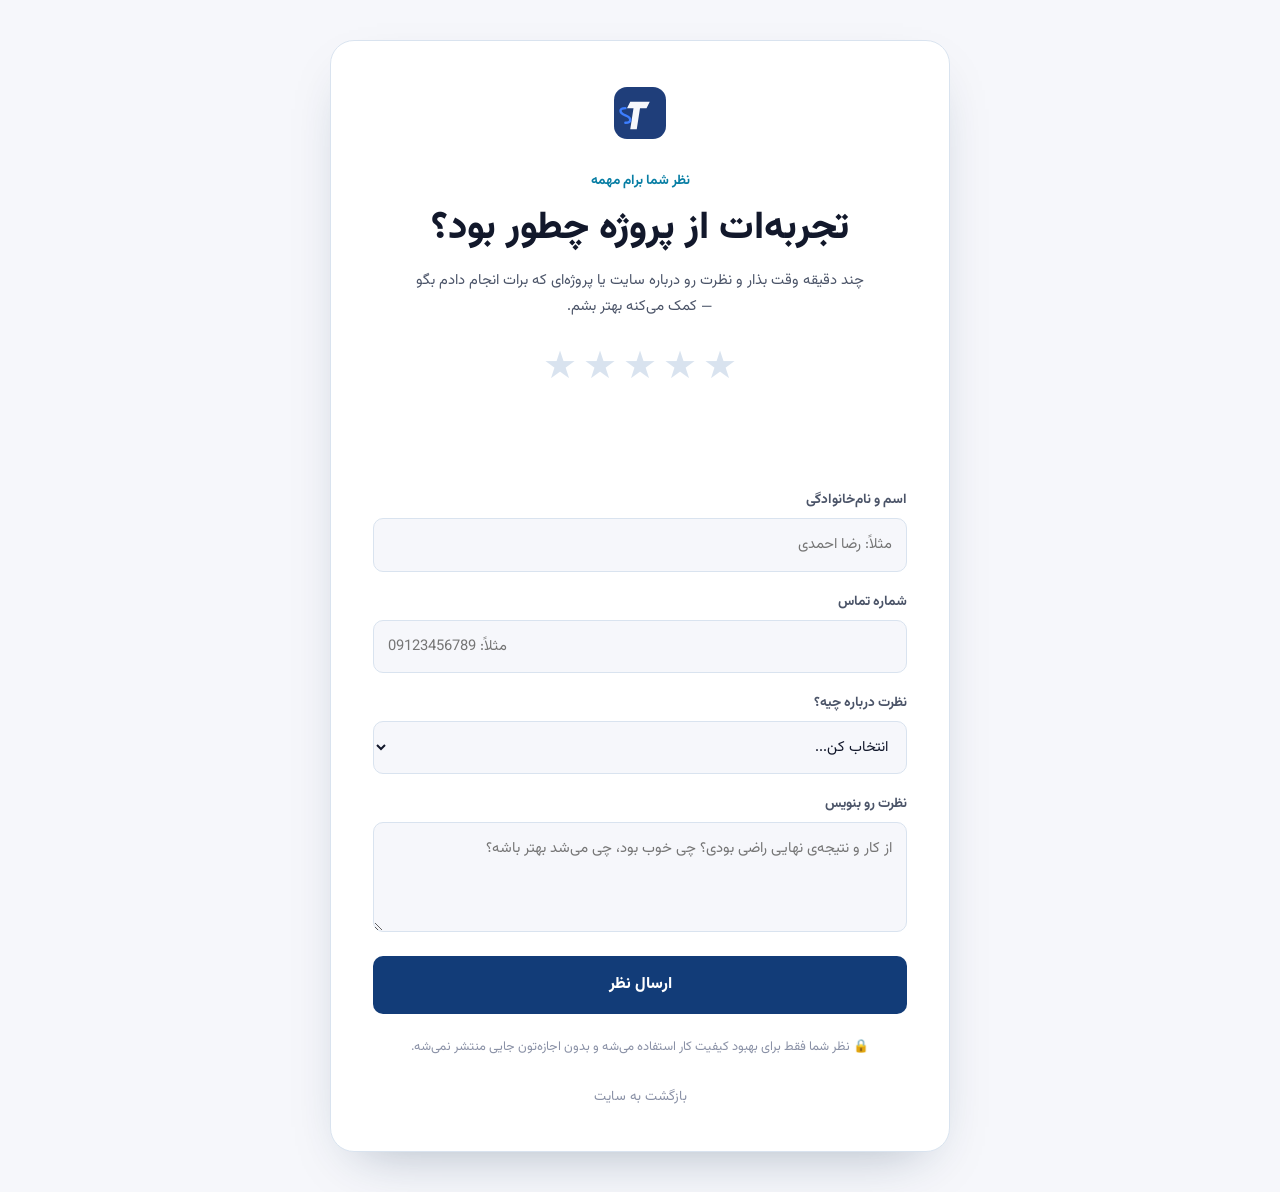
<file: feedback.html>
<!DOCTYPE html>
<html lang="fa" dir="rtl">
<head>
  <meta charset="UTF-8">
  <meta name="viewport" content="width=device-width, initial-scale=1.0">
  <meta name="theme-color" content="#0A0E1B">
  <title>ثبت نظر شما | سید طاها تقوی</title>
 
  <link rel="icon" type="image/svg+xml" href="favicon.svg">
  <link rel="preconnect" href="https://fonts.googleapis.com">
  <link rel="preconnect" href="https://fonts.gstatic.com" crossorigin>
  <link href="https://fonts.googleapis.com/css2?family=Vazirmatn:wght@400;500;600;700;800&display=swap" rel="stylesheet">
  <link rel="stylesheet" href="style.css">
 
  <style>
    body.feedback-page {
      min-height: 100vh;
      display: flex;
      align-items: center;
      justify-content: center;
      padding: 40px 18px;
    }
 
    .fb-wrapper { width: 100%; max-width: 620px; }
    .fb-card {
      padding: 46px 42px 40px; text-align: center;
      background: var(--paper-raised); border: 1px solid var(--line); border-radius: var(--radius-l);
      box-shadow: var(--shadow); animation: card-show 0.6s ease both;
    }
    @keyframes card-show { from { opacity: 0; transform: translateY(20px); } to { opacity: 1; transform: translateY(0); } }
 
    .fb-card .brand-row { display: flex; justify-content: center; margin-bottom: 26px; }
    .fb-label { display: inline-block; margin-bottom: 8px; color: var(--blue-bright); font-size: 0.85rem; font-weight: 700; }
    .fb-card h1 { font-size: var(--step-3); font-weight: 800; line-height: 1.5; margin-bottom: 10px; }
    .fb-desc { max-width: 460px; margin: 0 auto 30px; color: var(--ink-soft); font-size: 0.92rem; }
 
    /* Star rating */
    .stars {
      display: flex; justify-content: center; gap: 6px; margin-bottom: 30px;
      direction: ltr;
    }
    .stars input { display: none; }
    .stars label {
      font-size: 2.4rem; line-height: 1; cursor: pointer; color: var(--line);
      transition: color 0.15s ease, transform 0.15s ease;
    }
    .stars input:checked ~ label { color: var(--amber, #E0A030); }
    .stars label:hover,
    .stars label:hover ~ label {
      color: var(--amber, #E0A030);
      transform: scale(1.08);
    }
 
    .rating-caption { margin-top: -14px; margin-bottom: 28px; font-size: 0.85rem; color: var(--ink-faint); min-height: 20px; }
 
    form.feedback-form { text-align: right; display: flex; flex-direction: column; gap: 18px; }
    .form-group { display: flex; flex-direction: column; gap: 6px; }
    .form-group label { font-size: 0.85rem; font-weight: 700; color: var(--ink-soft); }
    .form-group input,
    .form-group select,
    .form-group textarea {
      padding: 13px 14px; border-radius: var(--radius-s); border: 1px solid var(--line);
      background: var(--paper); color: var(--ink); font-family: inherit; font-size: 0.92rem;
      transition: border-color 0.2s ease;
    }
    .form-group input:focus,
    .form-group select:focus,
    .form-group textarea:focus { outline: none; border-color: var(--blue-bright); }
    .form-group select { cursor: pointer; }
    .form-group textarea { resize: vertical; min-height: 110px; }
 
    .fb-submit {
      margin-top: 6px; padding: 15px; border-radius: var(--radius-s);
      background: var(--blue); color: #fff; font-weight: 800; font-size: 1rem; border: none;
      cursor: pointer; transition: background 0.2s ease, opacity 0.2s ease;
    }
    .fb-submit:hover { background: var(--blue-bright); }
    .fb-submit:disabled { cursor: wait; opacity: 0.7; }
 
    .fb-privacy-note { margin-top: 4px; text-align: center; font-size: 0.8rem; color: var(--ink-faint); line-height: 1.8; }
 
    .fb-back { display: inline-block; margin-top: 26px; font-size: 0.85rem; color: var(--ink-faint); }
    .fb-back:hover { color: var(--blue-bright); }
 
    #confetti { position: fixed; inset: 0; overflow: hidden; pointer-events: none; z-index: 20; }
    .confetti-piece {
      position: absolute; top: -30px; width: 8px; height: 15px; border-radius: 2px; opacity: 0;
      animation: confetti-fall linear forwards;
    }
    .confetti-piece:nth-child(5n) { background: var(--blue); }
    .confetti-piece:nth-child(5n + 1) { background: var(--blue-bright); }
    .confetti-piece:nth-child(5n + 2) { background: var(--amber); }
    .confetti-piece:nth-child(5n + 3) { background: var(--success); }
    .confetti-piece:nth-child(5n + 4) { background: #EC4899; }
    @keyframes confetti-fall {
      0% { top: -30px; opacity: 1; transform: translateX(0) rotate(0deg); }
      70% { opacity: 1; }
      100% { top: 110vh; opacity: 0; transform: translateX(var(--move-x)) rotate(720deg); }
    }
 
    @media (max-width: 600px) {
      .fb-card { padding: 32px 22px 28px; }
      .stars label { font-size: 2rem; }
    }
  </style>
</head>
 
<body class="feedback-page">
 
  <div id="confetti"></div>
 
  <main class="fb-wrapper">
    <section class="fb-card">
 
      <div class="brand-row">
        <svg class="brand-logo" viewBox="0 0 64 64" aria-hidden="true" style="width:52px;height:52px">
          <rect width="64" height="64" rx="16" fill="#1F3E7A"/>
          <path d="M20 18h24l-4 8h-8l-4 26h-8l4-26h-8z" fill="#F6F7FB"/>
          <path d="M14 44c8 0 8-6 0-9s-8-9 0-9" fill="none" stroke="#3D7EFF" stroke-width="3" stroke-linecap="round"/>
        </svg>
      </div>
 
      <span class="fb-label">نظر شما برام مهمه</span>
      <h1>تجربه‌ات از پروژه چطور بود؟</h1>
      <p class="fb-desc">چند دقیقه وقت بذار و نظرت رو درباره سایت یا پروژه‌ای که برات انجام دادم بگو — کمک می‌کنه بهتر بشم.</p>
 
      <form class="feedback-form" id="feedbackForm" action="https://formspree.io/f/xzebkqdd" method="POST">
        <input type="hidden" name="_subject" value="نظر جدید درباره پروژه - سید طاها تقوی">
 
        <div class="stars" id="starRating">
          <input type="radio" id="star5" name="rating" value="5"><label for="star5" title="عالی">★</label>
          <input type="radio" id="star4" name="rating" value="4"><label for="star4" title="خوب">★</label>
          <input type="radio" id="star3" name="rating" value="3"><label for="star3" title="متوسط">★</label>
          <input type="radio" id="star2" name="rating" value="2"><label for="star2" title="ضعیف">★</label>
          <input type="radio" id="star1" name="rating" value="1"><label for="star1" title="خیلی ضعیف">★</label>
        </div>
        <div class="rating-caption" id="ratingCaption"></div>
 
        <div class="form-group">
          <label for="fbName">اسم و نام‌خانوادگی</label>
          <input type="text" id="fbName" name="name" placeholder="مثلاً: رضا احمدی" required>
        </div>
 
        <div class="form-group">
          <label for="fbPhone">شماره تماس</label>
          <input type="tel" id="fbPhone" name="phone" placeholder="مثلاً: 09123456789" pattern="^(09\d{9}|\+989\d{9})$" required>
        </div>
 
        <div class="form-group">
          <label for="fbProject">نظرت درباره چیه؟</label>
          <select id="fbProject" name="project" required>
            <option value="" disabled selected>انتخاب کن...</option>
            <option value="خود سایت">خود سایت</option>
            <option value="پروژه‌ای که برام انجام دادید">پروژه‌ای که برام انجام دادید</option>
          </select>
        </div>
 
        <div class="form-group">
          <label for="fbComment">نظرت رو بنویس</label>
          <textarea id="fbComment" name="comment" placeholder="از کار و نتیجه‌ی نهایی راضی بودی؟ چی خوب بود، چی می‌شد بهتر باشه؟" required></textarea>
        </div>
 
        <button type="submit" class="fb-submit">ارسال نظر</button>
        <p class="fb-privacy-note">🔒 نظر شما فقط برای بهبود کیفیت کار استفاده می‌شه و بدون اجازه‌تون جایی منتشر نمی‌شه.</p>
      </form>
 
      <a href="index.html" class="fb-back">بازگشت به سایت</a>
 
    </section>
  </main>
 
  <script>
    function launchConfetti() {
      const confetti = document.getElementById("confetti");
      const count = 90;
      for (let i = 0; i < count; i++) {
        const piece = document.createElement("span");
        piece.className = "confetti-piece";
        piece.style.left = Math.random() * 100 + "%";
        piece.style.animationDelay = Math.random() * 1.5 + "s";
        piece.style.animationDuration = 3.5 + Math.random() * 2.5 + "s";
        piece.style.setProperty("--move-x", (Math.random() * 260 - 130) + "px");
        piece.style.width = 6 + Math.random() * 7 + "px";
        piece.style.height = 10 + Math.random() * 12 + "px";
        confetti.appendChild(piece);
      }
    }
 
    const form = document.getElementById("feedbackForm");
    const caption = document.getElementById("ratingCaption");
    const captions = { "1": "خیلی ضعیف 😕", "2": "ضعیف 🙁", "3": "متوسط 🙂", "4": "خوب 😊", "5": "عالی 🤩" };
 
    document.querySelectorAll('input[name="rating"]').forEach(input => {
      input.addEventListener("change", () => {
        caption.textContent = captions[input.value] || "";
      });
    });
 
    form.addEventListener("submit", async (event) => {
      event.preventDefault();
      const submitBtn = form.querySelector(".fb-submit");
      const originalText = submitBtn.innerHTML;
 
      if (!form.action || form.action.includes("YOUR_FEEDBACK_FORM_ID")) {
        alert("آدرس فرم Formspree هنوز تنظیم نشده. لطفاً اول یه فرم تو formspree.io بسازید و آدرسش رو جایگزین کنید.");
        return;
      }
 
      submitBtn.disabled = true;
      submitBtn.innerHTML = "⏳ در حال ارسال...";
 
      try {
        const formData = new FormData(form);
        const response = await fetch(form.action, {
          method: "POST",
          body: formData,
          headers: { Accept: "application/json" }
        });
 
        if (!response.ok) throw new Error("ارسال ناموفق بود");
 
        form.innerHTML = `
          <div style="text-align:center; padding: 20px 0;">
            <div style="font-size:2.6rem; margin-bottom:16px;">🎉</div>
            <strong style="display:block; font-size:1.15rem; margin-bottom:10px;">ممنون که وقت گذاشتی!</strong>
            <span style="color:var(--ink-soft); font-size:0.92rem; line-height:1.9; display:block; max-width:38ch; margin:0 auto;">
              نظرت با موفقیت ثبت شد. هر نظری، چه تعریف چه انتقاد، کمکم می‌کنه کارم رو بهتر انجام بدم. 🙏
            </span>
          </div>`;
        launchConfetti();
      } catch (err) {
        submitBtn.disabled = false;
        submitBtn.innerHTML = originalText;
        alert("ارسال نظر انجام نشد. لطفاً دوباره امتحان کن.");
      }
    });
  </script>
 
</body>
</html>
</file>
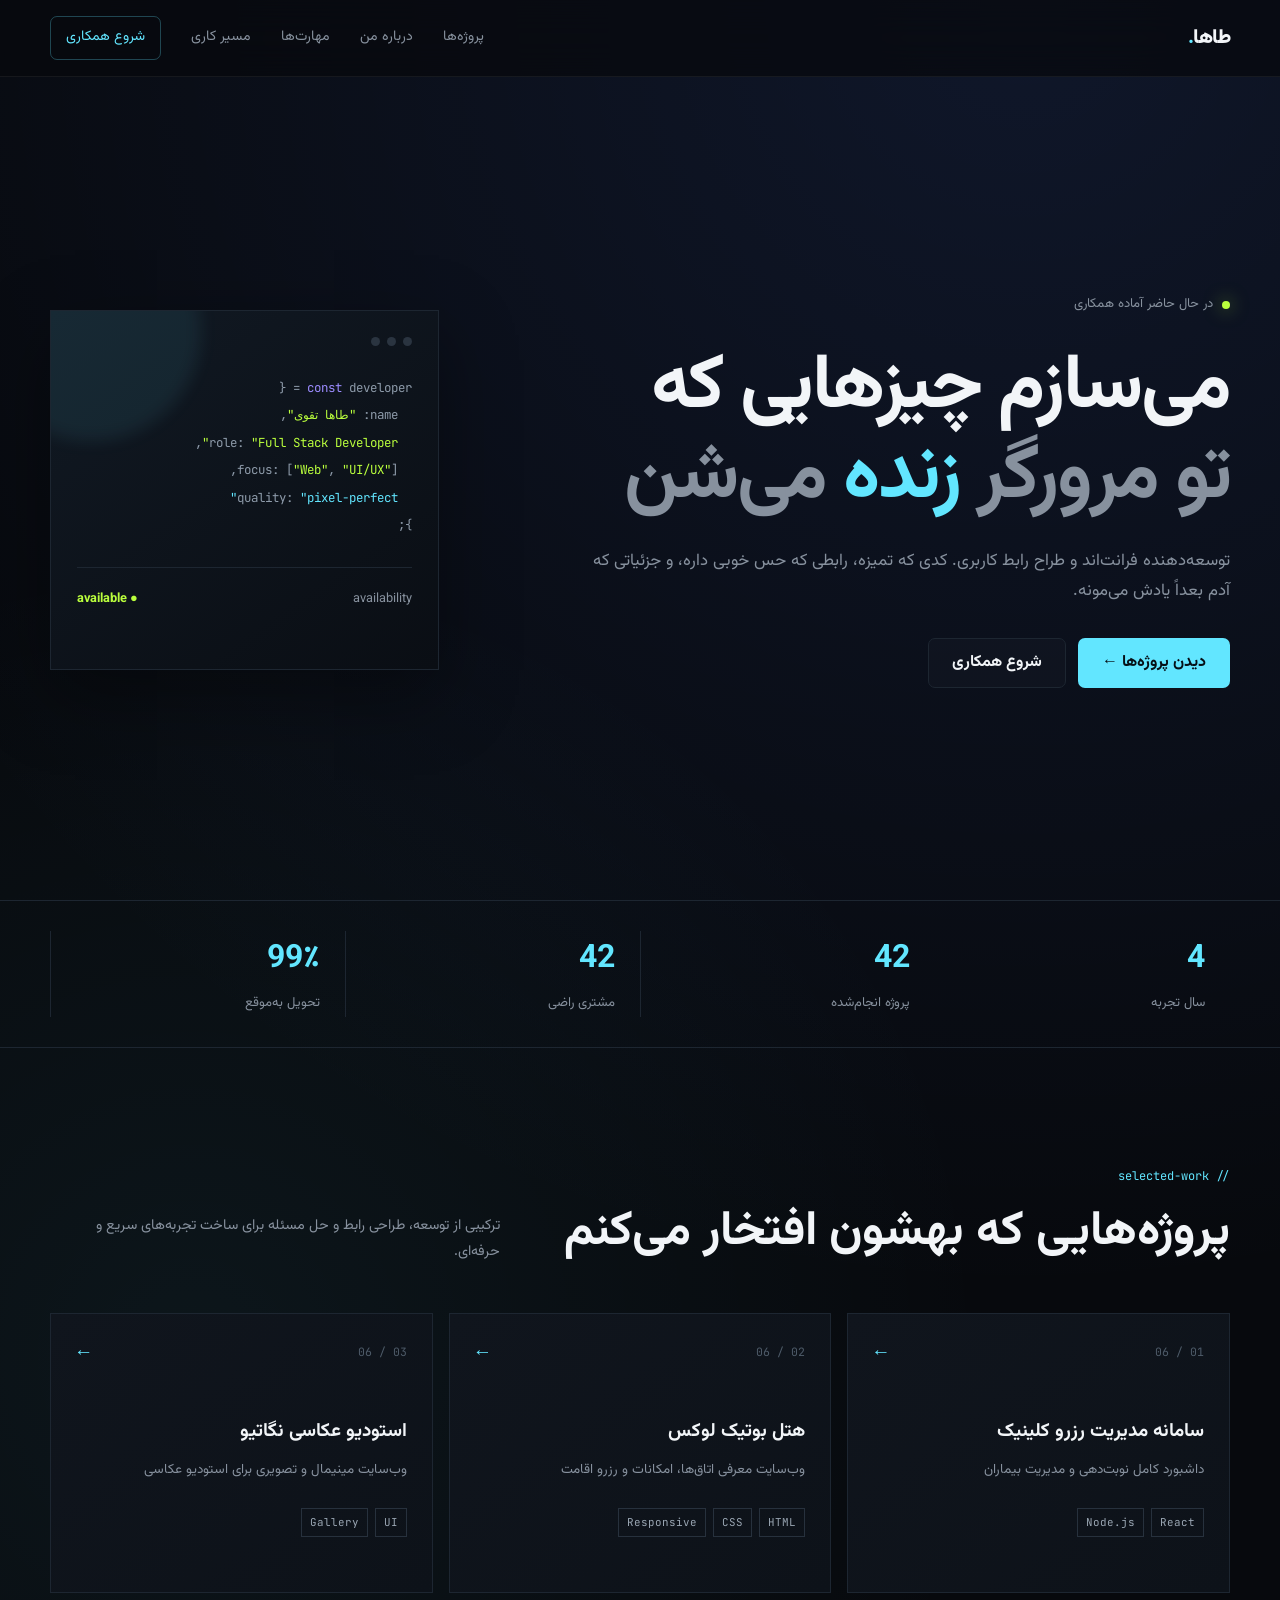
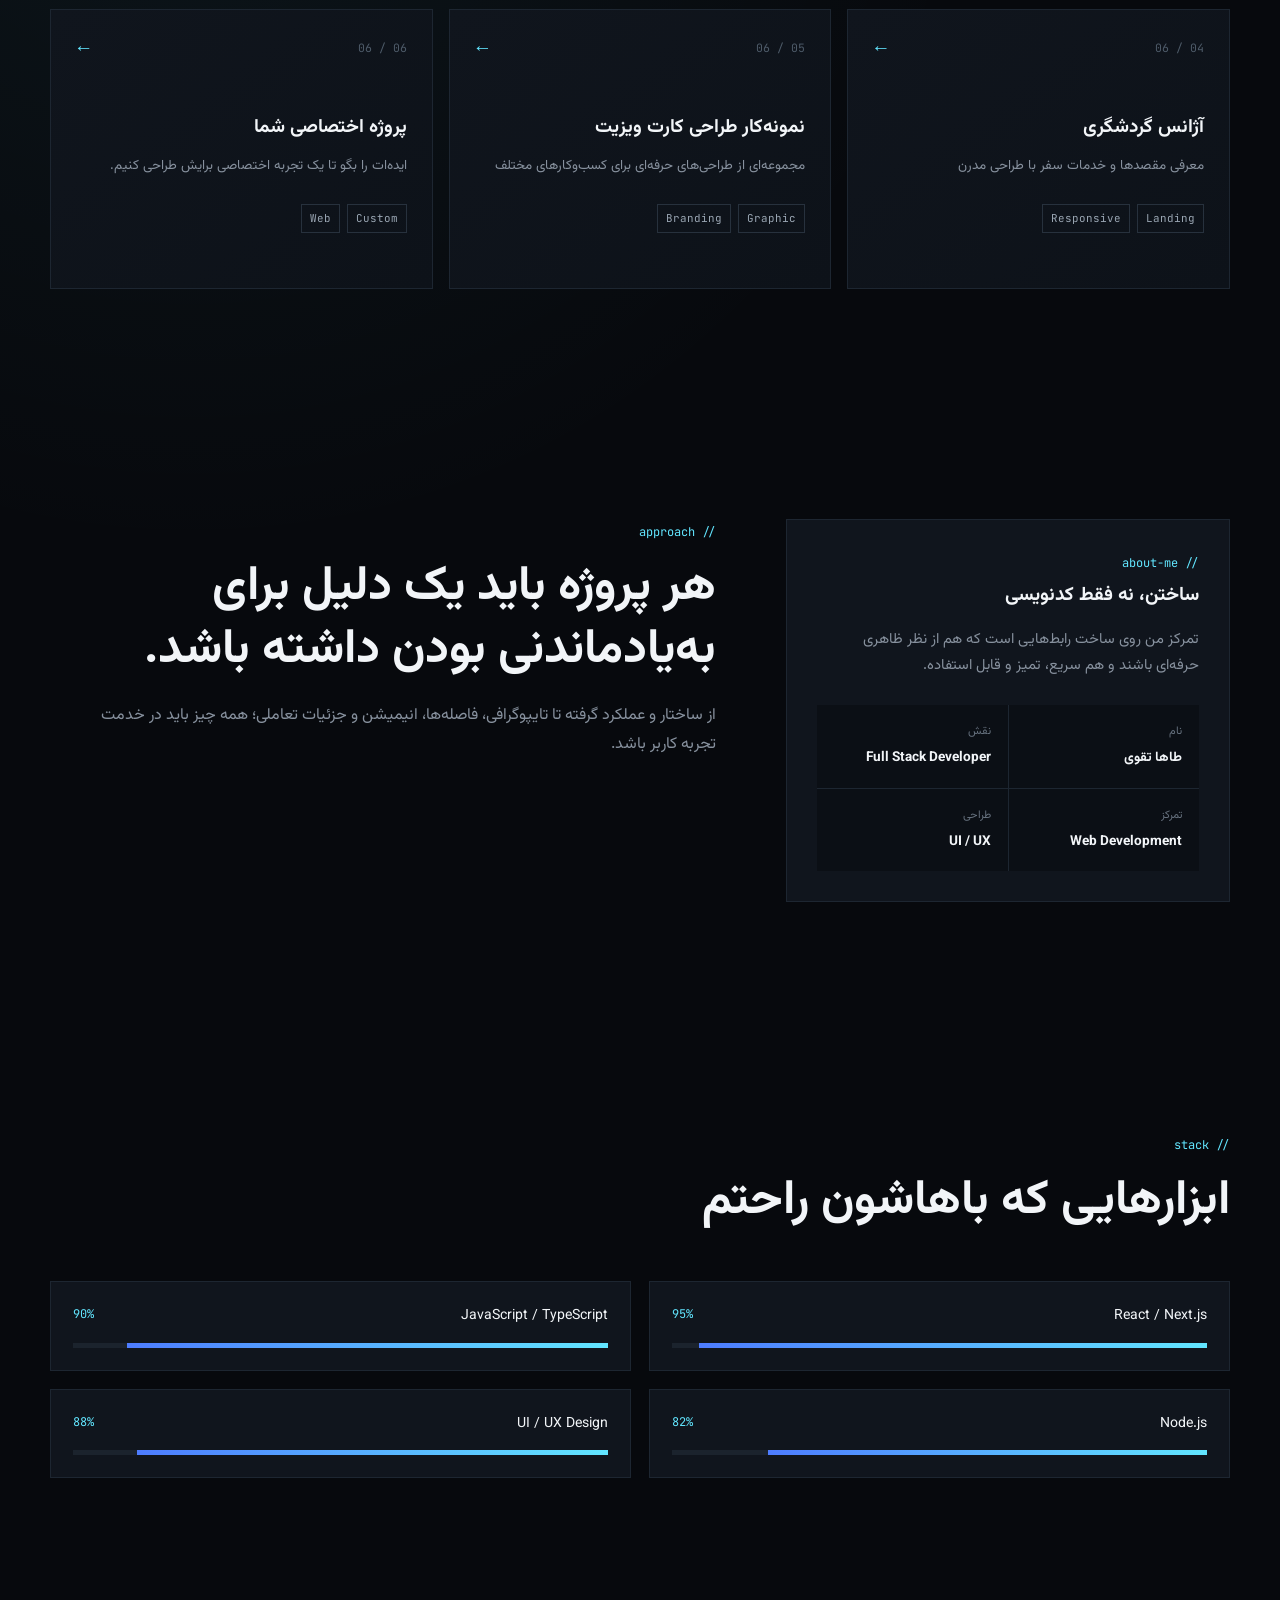
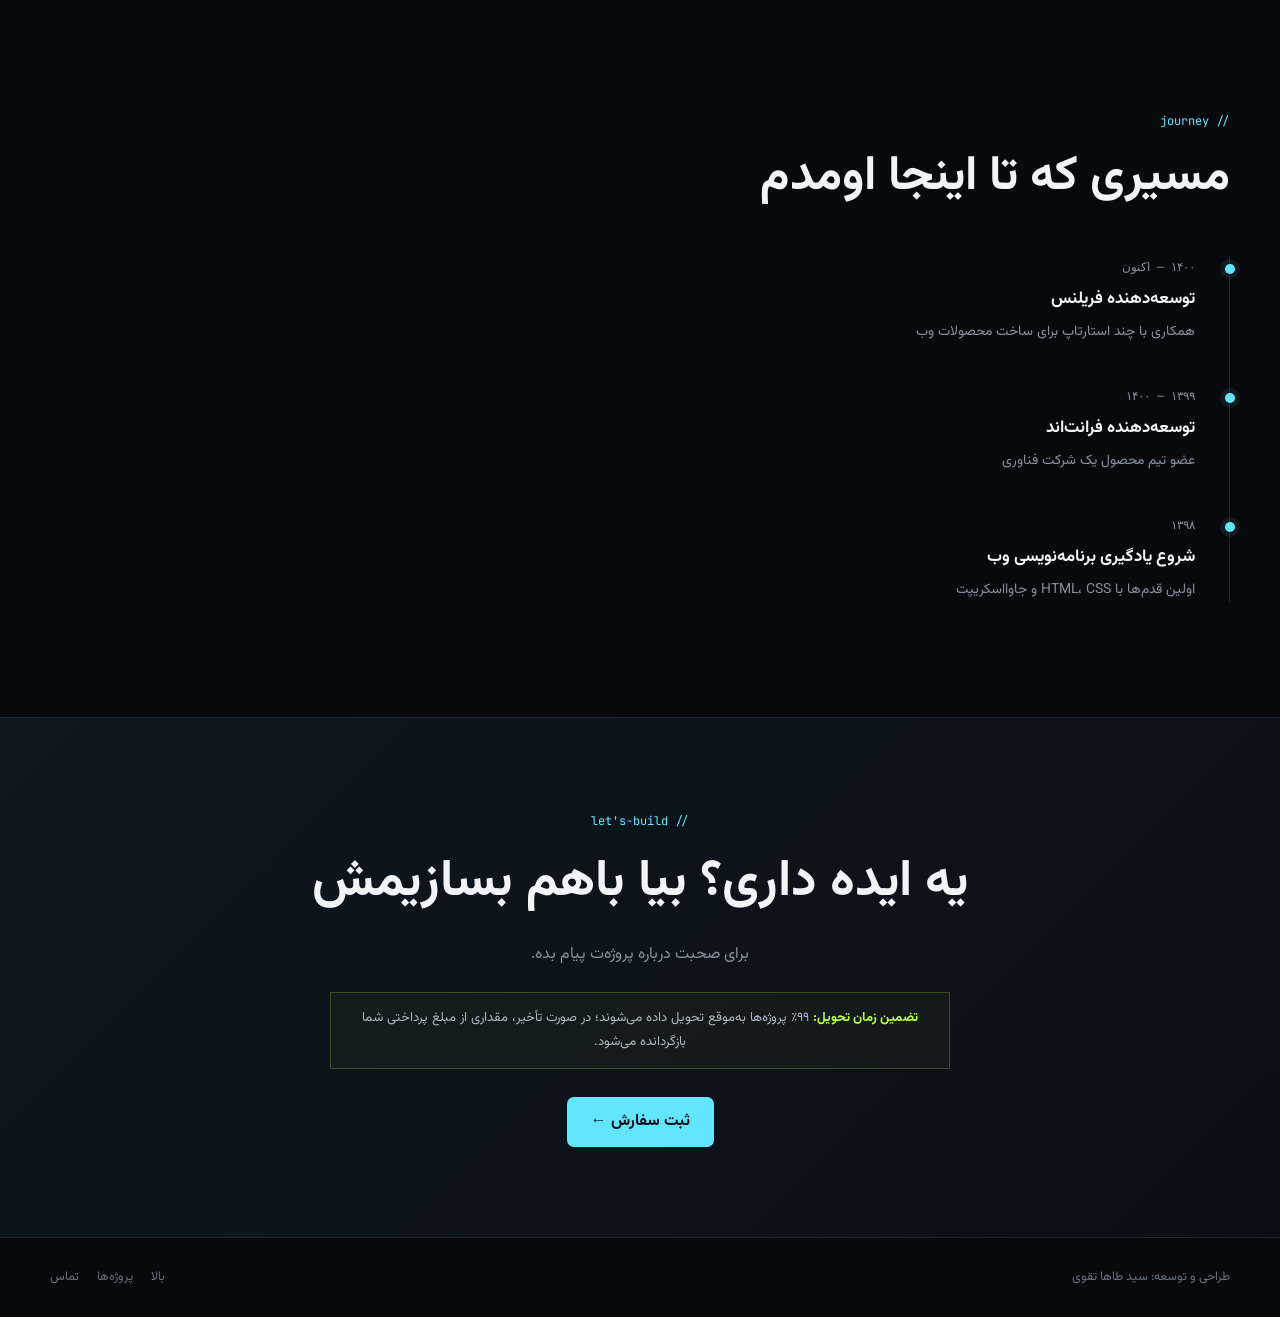
<file: portfolio-dev.html>
<!DOCTYPE html>
<html lang="fa" dir="rtl">
<head>
<meta charset="UTF-8">
<meta name="viewport" content="width=device-width, initial-scale=1.0">
<meta name="description" content="طاها تقوی — توسعه‌دهنده فرانت‌اند و طراح رابط کاربری">
<title>طاها تقوی | Full Stack Developer</title>
<link rel="preconnect" href="https://fonts.googleapis.com">
<link rel="preconnect" href="https://fonts.gstatic.com" crossorigin>
<link href="https://fonts.googleapis.com/css2?family=Vazirmatn:wght@300;400;500;600;700;800;900&family=JetBrains+Mono:wght@400;600&display=swap" rel="stylesheet">

<style>
*{box-sizing:border-box;margin:0;padding:0}
html{scroll-behavior:smooth}
:root{
  --bg:#07090d;
  --bg2:#0b0f15;
  --card:#10151d;
  --card2:#0d1219;
  --line:#1d2631;
  --text:#f2f5f8;
  --muted:#87919e;
  --cyan:#62e6ff;
  --blue:#4d7cff;
  --green:#baff3d;
  --shadow:0 25px 70px rgba(0,0,0,.35)
}
body{
  font-family:'Vazirmatn',Tahoma,sans-serif;
  background:
    radial-gradient(circle at 80% 0%,rgba(77,124,255,.12),transparent 28%),
    radial-gradient(circle at 15% 30%,rgba(98,230,255,.06),transparent 24%),
    var(--bg);
  color:var(--text);
  line-height:1.8;
  overflow-x:hidden
}
a{color:inherit;text-decoration:none}
button{font:inherit}
.wrap{width:min(1180px,calc(100% - 40px));margin:auto}
.mono{font-family:'JetBrains Mono',monospace}
::selection{background:var(--cyan);color:#061016}

/* header */
header{
  position:fixed;inset:0 0 auto;z-index:100;
  border-bottom:1px solid rgba(255,255,255,.06);
  background:rgba(7,9,13,.72);
  backdrop-filter:blur(18px)
}
.header-inner{height:76px;display:flex;align-items:center;justify-content:space-between}
.logo{font-size:1.25rem;font-weight:900;letter-spacing:-.5px}
.logo b{color:var(--cyan)}
nav{display:flex;gap:30px;align-items:center}
nav a{font-size:.88rem;color:var(--muted);transition:.25s}
nav a:hover,nav a.active{color:var(--text)}
.nav-cta{
  border:1px solid rgba(98,230,255,.28);
  padding:8px 15px;border-radius:7px;color:var(--cyan)!important
}
.menu{display:none;background:none;border:0;color:white;font-size:1.6rem;cursor:pointer}

/* hero */
.hero{min-height:100vh;padding:150px 0 70px;display:flex;align-items:center;position:relative}
.hero-grid{display:grid;grid-template-columns:1.3fr .7fr;gap:70px;align-items:center}
.eyebrow{display:inline-flex;align-items:center;gap:9px;color:var(--muted);font-size:.82rem}
.dot{width:8px;height:8px;border-radius:50%;background:var(--green);box-shadow:0 0 18px rgba(186,255,61,.6);animation:pulse 1.8s infinite}
@keyframes pulse{50%{opacity:.3;transform:scale(.75)}}
.hero h1{font-size:clamp(2.8rem,6vw,5.4rem);line-height:1.18;letter-spacing:-2px;margin:22px 0}
.hero h1 span{display:block;color:var(--muted)}
.hero h1 em{font-style:normal;color:var(--cyan)}
.hero-text{max-width:650px;color:var(--muted);font-size:1.05rem}
.actions{display:flex;gap:12px;flex-wrap:wrap;margin-top:32px}
.btn{
  display:inline-flex;align-items:center;justify-content:center;gap:9px;
  min-height:50px;padding:0 23px;border-radius:7px;font-weight:700;
  transition:.25s;border:1px solid transparent
}
.btn-primary{background:var(--cyan);color:#061016}
.btn-primary:hover{transform:translateY(-3px);box-shadow:0 12px 35px rgba(98,230,255,.18)}
.btn-ghost{border-color:var(--line);background:rgba(255,255,255,.015)}
.btn-ghost:hover{border-color:var(--cyan);color:var(--cyan);transform:translateY(-3px)}

.hero-card{
  min-height:360px;border:1px solid var(--line);background:linear-gradient(145deg,#111923,#0a0e14);
  padding:26px;position:relative;overflow:hidden;box-shadow:var(--shadow)
}
.hero-card:before{content:"";position:absolute;width:220px;height:220px;border-radius:50%;background:rgba(98,230,255,.08);filter:blur(8px);top:-90px;left:-70px}
.code-top{display:flex;gap:7px;margin-bottom:28px}
.code-top i{width:9px;height:9px;border-radius:50%;background:#2a3440}
.code-line{font-family:'JetBrains Mono',monospace;color:#8e9baa;font-size:.78rem;line-height:2.2}
.code-line .c{color:var(--cyan)}.code-line .g{color:var(--green)}.code-line .p{color:#9c8cff}
.status{margin-top:28px;border-top:1px solid var(--line);padding-top:20px;display:flex;justify-content:space-between;color:var(--muted);font-size:.8rem}
.status strong{color:var(--green)}

/* stats */
.stats{border-top:1px solid var(--line);border-bottom:1px solid var(--line);padding:30px 0}
.stats-grid{display:grid;grid-template-columns:repeat(4,1fr)}
.stat{padding:0 25px;border-left:1px solid var(--line)}
.stat:first-child{border:0}
.stat b{font-size:2rem;color:var(--cyan);display:block}
.stat span{color:var(--muted);font-size:.82rem}

/* sections */
.section{padding:115px 0}
.section-head{display:flex;justify-content:space-between;gap:30px;align-items:end;margin-bottom:48px}
.kicker{font-family:'JetBrains Mono',monospace;color:var(--cyan);font-size:.75rem}
.section h2{font-size:clamp(2rem,4vw,3rem);line-height:1.3;margin-top:10px}
.section-head p{max-width:450px;color:var(--muted);font-size:.9rem}

/* projects */
.projects{display:grid;grid-template-columns:repeat(3,1fr);gap:16px}
.project{
  min-height:280px;padding:25px;background:linear-gradient(145deg,var(--card),var(--card2));
  border:1px solid var(--line);position:relative;overflow:hidden;transition:.35s
}
.project:after{content:"";position:absolute;inset:auto 0 0;height:2px;background:linear-gradient(90deg,var(--cyan),var(--blue));transform:scaleX(0);transform-origin:right;transition:.35s}
.project:hover{transform:translateY(-7px);border-color:#2b3a49;box-shadow:var(--shadow)}
.project:hover:after{transform:scaleX(1)}
.number{font-family:'JetBrains Mono';font-size:.72rem;color:#4e5b69}
.project h3{margin-top:48px;font-size:1.18rem}
.project p{margin-top:9px;color:var(--muted);font-size:.84rem}
.tags{display:flex;gap:7px;flex-wrap:wrap;margin-top:25px}
.tags span{font-family:'JetBrains Mono';font-size:.68rem;border:1px solid #27313d;color:#9aa6b3;padding:4px 8px}
.project-arrow{position:absolute;left:23px;top:22px;color:var(--cyan);font-size:1.2rem;transition:.3s}
.project:hover .project-arrow{transform:translateX(-5px)}

/* about */
.about-grid{display:grid;grid-template-columns:.8fr 1.2fr;gap:70px}
.about-box{border:1px solid var(--line);padding:30px;background:var(--card)}
.about-box h3{font-size:1.2rem;margin-bottom:14px}
.about-box p{color:var(--muted);font-size:.92rem}
.about-list{display:grid;grid-template-columns:1fr 1fr;gap:1px;background:var(--line);margin-top:25px}
.about-list div{background:var(--bg2);padding:17px}
.about-list small{display:block;color:#66717e;font-size:.7rem}
.about-list strong{display:block;margin-top:4px;font-size:.85rem}

/* skills */
.skills{display:grid;grid-template-columns:1fr 1fr;gap:18px}
.skill{border:1px solid var(--line);background:var(--card);padding:22px}
.skill-top{display:flex;justify-content:space-between;font-size:.88rem;margin-bottom:13px}
.skill-top span:last-child{color:var(--cyan);font-family:'JetBrains Mono';font-size:.75rem}
.track{height:5px;background:#1b232d;overflow:hidden}
.fill{height:100%;width:var(--w);background:linear-gradient(90deg,var(--blue),var(--cyan));transform:scaleX(0);transform-origin:right;transition:transform 1.2s cubic-bezier(.2,.8,.2,1)}
.skill.visible .fill{transform:scaleX(1)}

/* journey */
.timeline{max-width:820px;border-right:1px solid var(--line);padding-right:34px}
.tl{position:relative;padding-bottom:42px}
.tl:last-child{padding-bottom:0}
.tl:before{content:"";position:absolute;right:-40px;top:7px;width:10px;height:10px;border-radius:50%;background:var(--cyan);box-shadow:0 0 0 5px rgba(98,230,255,.08)}
.tl .date{font-family:'JetBrains Mono';color:var(--muted);font-size:.72rem}
.tl h3{font-size:1.05rem;margin-top:6px}
.tl p{color:var(--muted);font-size:.87rem;margin-top:5px}

/* CTA */
.cta{padding:90px 0;background:linear-gradient(135deg,#0d1820,#0b0f15);border-top:1px solid var(--line);border-bottom:1px solid var(--line)}
.cta-inner{text-align:center;max-width:760px;margin:auto}
.cta h2{font-size:clamp(2rem,4vw,3.3rem)}
.cta p{color:var(--muted);margin-top:12px}
.cta .btn{margin-top:28px}

/* footer */
footer{padding:28px 0;color:#68727d;font-size:.78rem}
.footer-inner{display:flex;justify-content:space-between;gap:20px;align-items:center}
.footer-links{display:flex;gap:18px}.footer-links a:hover{color:var(--cyan)}

/* reveal */
.reveal{opacity:0;transform:translateY(28px);transition:opacity .7s ease,transform .7s ease}
.reveal.show{opacity:1;transform:none}

/* mobile */
@media(max-width:900px){
  .hero-grid,.about-grid{grid-template-columns:1fr}
  .hero-card{display:none}
  .projects{grid-template-columns:1fr 1fr}
  .skills{grid-template-columns:1fr}
}
@media(max-width:650px){
  .wrap{width:min(100% - 28px,1180px)}
  .header-inner{height:68px}
  nav{display:none;position:absolute;top:68px;right:14px;left:14px;padding:16px;background:#0b0f15;border:1px solid var(--line);flex-direction:column;align-items:stretch;gap:4px}
  nav.open{display:flex}
  nav a{padding:10px}
  .menu{display:block}
  .nav-cta{border:0;padding:10px!important}
  .hero{padding-top:115px}
  .hero h1{letter-spacing:-1px}
  .hero-text{font-size:.95rem}
  .stats-grid{grid-template-columns:1fr 1fr;gap:25px 0}
  .stat{padding:0 15px}
  .stat:nth-child(3){border-left:0}
  .stat b{font-size:1.65rem}
  .section{padding:80px 0}
  .section-head{display:block;margin-bottom:30px}
  .section-head p{margin-top:14px}
  .projects{grid-template-columns:1fr}
  .project{min-height:245px}
  .about-list{grid-template-columns:1fr}
  .timeline{padding-right:25px}
  .tl:before{right:-31px}
  .footer-inner{flex-direction:column;text-align:center}
}
@media(prefers-reduced-motion:reduce){
  *,*::before,*::after{animation:none!important;transition:none!important;scroll-behavior:auto!important}
}
</style>
</head>

<body>
<header>
  <div class="wrap header-inner">
    <a class="logo" href="#home">طاها<b>.</b></a>
    <nav id="nav">
      <a href="#work">پروژه‌ها</a>
      <a href="#about">درباره من</a>
      <a href="#skills">مهارت‌ها</a>
      <a href="#journey">مسیر کاری</a>
      <a href="#contact" class="nav-cta">شروع همکاری</a>
    </nav>
    <button class="menu" id="menu" aria-label="باز کردن منو">☰</button>
  </div>
</header>

<main id="home">
<section class="hero">
  <div class="wrap hero-grid">
    <div>
      <div class="eyebrow"><i class="dot"></i> در حال حاضر آماده همکاری</div>
      <h1>می‌سازم چیزهایی که<br><span>تو مرورگر <em>زنده</em> می‌شن</span></h1>
      <p class="hero-text">توسعه‌دهنده فرانت‌اند و طراح رابط کاربری. کدی که تمیزه، رابطی که حس خوبی داره، و جزئیاتی که آدم بعداً یادش می‌مونه.</p>
      <div class="actions">
        <a href="#work" class="btn btn-primary">دیدن پروژه‌ها ←</a>
        <a href="#contact" class="btn btn-ghost">شروع همکاری</a>
      </div>
    </div>

    <div class="hero-card">
      <div class="code-top"><i></i><i></i><i></i></div>
      <div class="code-line"><span class="p">const</span> developer = {</div>
      <div class="code-line">&nbsp;&nbsp;name: <span class="g">"طاها تقوی"</span>,</div>
      <div class="code-line">&nbsp;&nbsp;role: <span class="g">"Full Stack Developer"</span>,</div>
      <div class="code-line">&nbsp;&nbsp;focus: [<span class="g">"Web"</span>, <span class="g">"UI/UX"</span>],</div>
      <div class="code-line">&nbsp;&nbsp;quality: <span class="c">"pixel-perfect"</span></div>
      <div class="code-line">};</div>
      <div class="status"><span>availability</span><strong>● available</strong></div>
    </div>
  </div>
</section>

<section class="stats">
  <div class="wrap stats-grid">
    <div class="stat"><b class="counter" data-target="4">0</b><span>سال تجربه</span></div>
    <div class="stat"><b class="counter" data-target="42">0</b><span>پروژه انجام‌شده</span></div>
    <div class="stat"><b class="counter" data-target="42">0</b><span>مشتری راضی</span></div>
    <div class="stat"><b class="counter" data-target="99">0٪</b><span>تحویل به‌موقع</span></div>
  </div>
</section>

<section class="section reveal" id="work">
  <div class="wrap">
    <div class="section-head">
      <div><span class="kicker">// selected-work</span><h2>پروژه‌هایی که بهشون افتخار می‌کنم</h2></div>
      <p>ترکیبی از توسعه، طراحی رابط و حل مسئله برای ساخت تجربه‌های سریع و حرفه‌ای.</p>
    </div>
    <div class="projects">
      <a class="project" href="clinic-lotus-ready.html">
        <span class="number">01 / 06</span><span class="project-arrow">←</span>
        <h3>سامانه مدیریت رزرو کلینیک</h3>
        <p>داشبورد کامل نوبت‌دهی و مدیریت بیماران</p>
        <div class="tags"><span>React</span><span>Node.js</span></div>
      </a>
      <a class="project" href="boutique-hotel-final.html">
        <span class="number">02 / 06</span><span class="project-arrow">←</span>
        <h3>هتل بوتیک لوکس</h3>
        <p>وب‌سایت معرفی اتاق‌ها، امکانات و رزرو اقامت</p>
        <div class="tags"><span>HTML</span><span>CSS</span><span>Responsive</span></div>
      </a>
      <a class="project" href="photography-studio.html">
        <span class="number">03 / 06</span><span class="project-arrow">←</span>
        <h3>استودیو عکاسی نگاتیو</h3>
        <p>وب‌سایت مینیمال و تصویری برای استودیو عکاسی</p>
        <div class="tags"><span>UI</span><span>Gallery</span></div>
      </a>
      <a class="project" href="travel-agency-ready.html">
        <span class="number">04 / 06</span><span class="project-arrow">←</span>
        <h3>آژانس گردشگری</h3>
        <p>معرفی مقصدها و خدمات سفر با طراحی مدرن</p>
        <div class="tags"><span>Landing</span><span>Responsive</span></div>
      </a>
      <a class="project" href="business-card-static.html">
        <span class="number">05 / 06</span><span class="project-arrow">←</span>
        <h3>نمونه‌کار طراحی کارت ویزیت</h3>
        <p>مجموعه‌ای از طراحی‌های حرفه‌ای برای کسب‌وکارهای مختلف</p>
        <div class="tags"><span>Graphic</span><span>Branding</span></div>
      </a>
      <a class="project" href="#contact">
        <span class="number">06 / 06</span><span class="project-arrow">←</span>
        <h3>پروژه اختصاصی شما</h3>
        <p>ایده‌ات را بگو تا یک تجربه اختصاصی برایش طراحی کنیم.</p>
        <div class="tags"><span>Custom</span><span>Web</span></div>
      </a>
    </div>
  </div>
</section>

<section class="section reveal" id="about">
  <div class="wrap about-grid">
    <div class="about-box">
      <span class="kicker">// about-me</span>
      <h3>ساختن، نه فقط کدنویسی</h3>
      <p>تمرکز من روی ساخت رابط‌هایی است که هم از نظر ظاهری حرفه‌ای باشند و هم سریع، تمیز و قابل استفاده.</p>
      <div class="about-list">
        <div><small>نام</small><strong>طاها تقوی</strong></div>
        <div><small>نقش</small><strong>Full Stack Developer</strong></div>
        <div><small>تمرکز</small><strong>Web Development</strong></div>
        <div><small>طراحی</small><strong>UI / UX</strong></div>
      </div>
    </div>
    <div>
      <span class="kicker">// approach</span>
      <h2>هر پروژه باید یک دلیل برای به‌یادماندنی بودن داشته باشد.</h2>
      <p style="color:var(--muted);margin-top:20px;max-width:650px">از ساختار و عملکرد گرفته تا تایپوگرافی، فاصله‌ها، انیمیشن و جزئیات تعاملی؛ همه چیز باید در خدمت تجربه کاربر باشد.</p>
    </div>
  </div>
</section>

<section class="section reveal" id="skills">
  <div class="wrap">
    <div class="section-head">
      <div><span class="kicker">// stack</span><h2>ابزارهایی که باهاشون راحتم</h2></div>
    </div>
    <div class="skills">
      <div class="skill"><div class="skill-top"><span>React / Next.js</span><span>95%</span></div><div class="track"><div class="fill" style="--w:95%"></div></div></div>
      <div class="skill"><div class="skill-top"><span>JavaScript / TypeScript</span><span>90%</span></div><div class="track"><div class="fill" style="--w:90%"></div></div></div>
      <div class="skill"><div class="skill-top"><span>Node.js</span><span>82%</span></div><div class="track"><div class="fill" style="--w:82%"></div></div></div>
      <div class="skill"><div class="skill-top"><span>UI / UX Design</span><span>88%</span></div><div class="track"><div class="fill" style="--w:88%"></div></div></div>
    </div>
  </div>
</section>

<section class="section reveal" id="journey">
  <div class="wrap">
    <div class="section-head">
      <div><span class="kicker">// journey</span><h2>مسیری که تا اینجا اومدم</h2></div>
    </div>
    <div class="timeline">
      <div class="tl"><div class="date">۱۴۰۰ — اکنون</div><h3>توسعه‌دهنده فریلنس</h3><p>همکاری با چند استارتاپ برای ساخت محصولات وب</p></div>
      <div class="tl"><div class="date">۱۳۹۹ — ۱۴۰۰</div><h3>توسعه‌دهنده فرانت‌اند</h3><p>عضو تیم محصول یک شرکت فناوری</p></div>
      <div class="tl"><div class="date">۱۳۹۸</div><h3>شروع یادگیری برنامه‌نویسی وب</h3><p>اولین قدم‌ها با HTML، CSS و جاوااسکریپت</p></div>
    </div>
  </div>
</section>

<section class="cta reveal" id="contact">
  <div class="wrap cta-inner">
    <span class="kicker">// let's-build</span>
    <h2>یه ایده داری؟ بیا باهم بسازیمش</h2>
    <p>برای صحبت درباره پروژه‌ت پیام بده.</p>
    <div style="margin:22px auto 0;max-width:620px;padding:14px 18px;border:1px solid rgba(186,255,61,.22);background:rgba(186,255,61,.035);color:#aeb8c3;font-size:.82rem">
      <strong style="color:var(--green)">تضمین زمان تحویل:</strong>
      ۹۹٪ پروژه‌ها به‌موقع تحویل داده می‌شوند؛ در صورت تأخیر، مقداری از مبلغ پرداختی شما بازگردانده می‌شود.
    </div>
    <a href="index.html#order" class="btn btn-primary">ثبت سفارش ←</a>
  </div>
</section>
</main>

<footer>
  <div class="wrap footer-inner">
    <span>طراحی و توسعه: سید طاها تقوی</span>
    <div class="footer-links">
      <a href="#home">بالا</a>
      <a href="#work">پروژه‌ها</a>
      <a href="#contact">تماس</a>
    </div>
  </div>
</footer>

<script>
const menu=document.getElementById('menu');
const nav=document.getElementById('nav');
menu.addEventListener('click',()=>nav.classList.toggle('open'));
nav.querySelectorAll('a').forEach(a=>a.addEventListener('click',()=>nav.classList.remove('open')));

const counters=document.querySelectorAll('.counter');
let counterDone=false;
function countersRun(){
  if(counterDone)return;
  counterDone=true;
  counters.forEach(el=>{
    const target=Number(el.dataset.target), start=performance.now(), duration=1300;
    function step(now){
      const p=Math.min((now-start)/duration,1);
      el.textContent=Math.floor(target*p)+(target===99?'٪':'');
      if(p<1)requestAnimationFrame(step);
      else el.textContent=target+(el.dataset.target==='99'?'٪':'');
    }
    requestAnimationFrame(step);
  });
}
window.addEventListener('load',countersRun);

const observer=new IntersectionObserver(entries=>{
  entries.forEach(entry=>{
    if(entry.isIntersecting){
      entry.target.classList.add('show');
      if(entry.target.id==='skills') entry.target.querySelectorAll('.skill').forEach((s,i)=>setTimeout(()=>s.classList.add('visible'),i*120));
      observer.unobserve(entry.target);
    }
  });
},{threshold:.12});
document.querySelectorAll('.reveal').forEach(el=>observer.observe(el));

const sections=[...document.querySelectorAll('main section[id]')];
const links=[...document.querySelectorAll('nav a')];
const activeObs=new IntersectionObserver(entries=>{
  entries.forEach(e=>{
    if(e.isIntersecting){
      links.forEach(a=>a.classList.toggle('active',a.getAttribute('href')==='#'+e.target.id));
    }
  });
},{rootMargin:'-35% 0px -55% 0px'});
sections.forEach(s=>activeObs.observe(s));
</script>
</body>
</html>
</file>
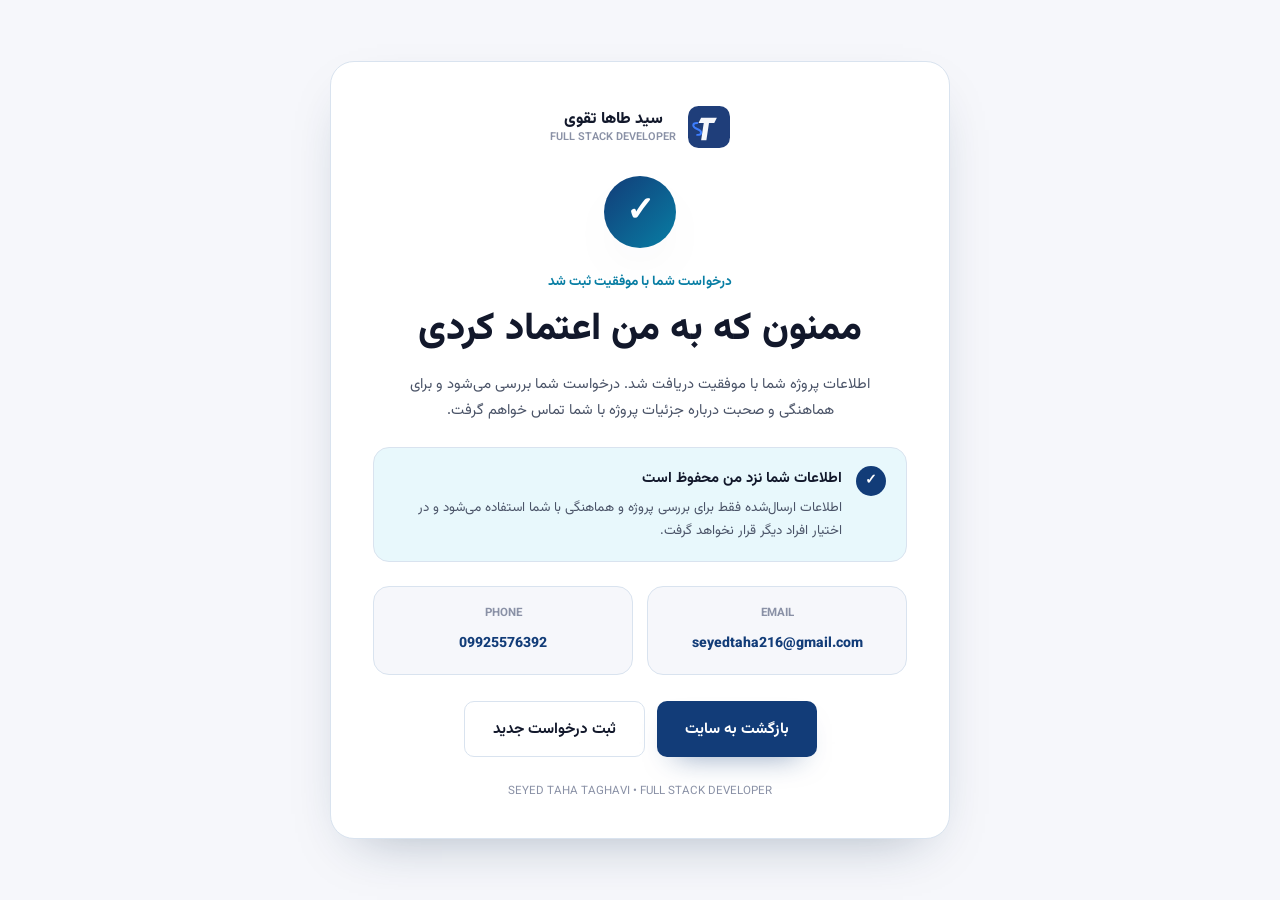
<file: success.html>
<!DOCTYPE html>
<html lang="fa" dir="rtl">
<head>
  <meta charset="UTF-8">
  <meta name="viewport" content="width=device-width, initial-scale=1.0">
  <meta name="theme-color" content="#0A0E1B">
  <title>درخواست با موفقیت ثبت شد | سید طاها تقوی</title>

  <link rel="icon" type="image/svg+xml" href="favicon.svg">
  <link rel="preconnect" href="https://fonts.googleapis.com">
  <link rel="preconnect" href="https://fonts.gstatic.com" crossorigin>
  <link href="https://fonts.googleapis.com/css2?family=Vazirmatn:wght@400;500;600;700;800&display=swap" rel="stylesheet">
  <link rel="stylesheet" href="style.css">

  <style>
    body.success-page {
      min-height: 100vh;
      display: flex;
      align-items: center;
      justify-content: center;
      padding: 30px 18px;
      overflow-x: hidden;
    }

    #confetti { position: fixed; inset: 0; overflow: hidden; pointer-events: none; z-index: 20; }
    .confetti-piece {
      position: absolute; top: -30px; width: 8px; height: 15px; border-radius: 2px; opacity: 0;
      animation: confetti-fall linear forwards;
    }
    .confetti-piece:nth-child(5n) { background: var(--blue); }
    .confetti-piece:nth-child(5n + 1) { background: var(--blue-bright); }
    .confetti-piece:nth-child(5n + 2) { background: var(--amber); }
    .confetti-piece:nth-child(5n + 3) { background: var(--success); }
    .confetti-piece:nth-child(5n + 4) { background: #EC4899; }
    @keyframes confetti-fall {
      0% { top: -30px; opacity: 1; transform: translateX(0) rotate(0deg); }
      70% { opacity: 1; }
      100% { top: 110vh; opacity: 0; transform: translateX(var(--move-x)) rotate(720deg); }
    }

    .success-wrapper { width: 100%; max-width: 620px; position: relative; z-index: 5; }
    .success-card {
      position: relative; padding: 44px 42px 36px; text-align: center;
      background: var(--paper-raised); border: 1px solid var(--line); border-radius: var(--radius-l);
      box-shadow: var(--shadow); animation: card-show 0.7s ease both;
    }
    @keyframes card-show { from { opacity: 0; transform: translateY(25px) scale(0.97); } to { opacity: 1; transform: translateY(0) scale(1); } }

    .success-card .brand { display: flex; justify-content: center; margin-bottom: 28px; }

    .success-icon {
      width: 72px; height: 72px; margin: 0 auto 18px; border-radius: 50%;
      display: flex; align-items: center; justify-content: center;
      background: linear-gradient(135deg, var(--blue), var(--blue-bright)); color: #fff;
      font-size: 34px; font-weight: 900; box-shadow: var(--shadow);
      animation: icon-show 0.8s 0.15s ease both;
    }
    @keyframes icon-show { from { opacity: 0; transform: scale(0.5) rotate(-20deg); } to { opacity: 1; transform: scale(1) rotate(0); } }

    .success-label { display: inline-block; margin-bottom: 8px; color: var(--blue-bright); font-size: 0.85rem; font-weight: 700; }
    .success-card h1 { font-size: var(--step-3); font-weight: 800; line-height: 1.5; margin-bottom: 12px; }
    .success-description { max-width: 460px; margin: 0 auto 24px; color: var(--ink-soft); font-size: 0.92rem; }

    .trust-box {
      display: flex; align-items: flex-start; gap: 14px; text-align: right;
      padding: 18px 20px; margin-bottom: 24px; border-radius: var(--radius-m);
      background: var(--blue-wash); border: 1px solid var(--line);
    }
    .trust-icon {
      flex-shrink: 0; width: 30px; height: 30px; border-radius: 50%;
      background: var(--blue); color: #fff; display: flex; align-items: center; justify-content: center;
      font-weight: 800; font-size: 0.85rem;
    }
    .trust-content strong { display: block; font-size: 0.92rem; margin-bottom: 4px; }
    .trust-content p { font-size: 0.83rem; color: var(--ink-soft); }

    .contact-row { display: grid; grid-template-columns: 1fr 1fr; gap: 14px; margin-bottom: 26px; }
    .contact-item {
      display: block; padding: 16px; border-radius: var(--radius-m);
      border: 1px solid var(--line); background: var(--paper); text-decoration: none;
      transition: 0.25s ease;
    }
    .contact-item:hover { transform: translateY(-3px); border-color: var(--blue-bright); }
    .contact-item span { display: block; margin-bottom: 5px; color: var(--ink-faint); font-size: 0.72rem; font-weight: 700; }
    .contact-item strong { color: var(--blue); font-size: 0.88rem; font-weight: 800; }

    .buttons { display: flex; gap: 12px; justify-content: center; flex-wrap: wrap; }

    .footer-text { margin-top: 24px; color: var(--ink-faint); font-size: 0.72rem; }

    @media (max-width: 600px) {
      .success-card { padding: 30px 20px 26px; }
      .contact-row { grid-template-columns: 1fr; }
      .buttons { flex-direction: column; }
      .buttons .btn { width: 100%; }
    }
  </style>
</head>

<body class="success-page">

  <div id="confetti"></div>

  <main class="success-wrapper">
    <section class="success-card">

      <div class="brand">
        <svg class="brand-logo" viewBox="0 0 64 64" aria-hidden="true">
          <rect width="64" height="64" rx="16" fill="#1F3E7A"/>
          <path d="M20 18h24l-4 8h-8l-4 26h-8l4-26h-8z" fill="#F6F7FB"/>
          <path d="M14 44c8 0 8-6 0-9s-8-9 0-9" fill="none" stroke="#3D7EFF" stroke-width="3" stroke-linecap="round"/>
        </svg>
        <span class="brand-text">
          <strong>سید طاها تقوی</strong>
          <small>FULL STACK DEVELOPER</small>
        </span>
      </div>

      <div class="success-icon">✓</div>

      <span class="success-label">درخواست شما با موفقیت ثبت شد</span>
      <h1>ممنون که به من اعتماد کردی</h1>
      <p class="success-description">
        اطلاعات پروژه شما با موفقیت دریافت شد. درخواست شما بررسی می‌شود و برای هماهنگی و صحبت درباره جزئیات پروژه با شما تماس خواهم گرفت.
      </p>

      <div class="trust-box">
        <div class="trust-icon">✓</div>
        <div class="trust-content">
          <strong>اطلاعات شما نزد من محفوظ است</strong>
          <p>اطلاعات ارسال‌شده فقط برای بررسی پروژه و هماهنگی با شما استفاده می‌شود و در اختیار افراد دیگر قرار نخواهد گرفت.</p>
        </div>
      </div>

      <div class="contact-row">
        <a class="contact-item" href="mailto:seyedtaha216@gmail.com">
          <span>EMAIL</span>
          <strong>seyedtaha216@gmail.com</strong>
        </a>
        <a class="contact-item" href="tel:09925576392">
          <span>PHONE</span>
          <strong dir="ltr">09925576392</strong>
        </a>
      </div>

      <div class="buttons">
        <a href="index.html" class="btn primary-btn">بازگشت به سایت</a>
        <a href="index.html#order" class="btn secondary-btn">ثبت درخواست جدید</a>
      </div>

      <div class="footer-text">SEYED TAHA TAGHAVI • FULL STACK DEVELOPER</div>

    </section>
  </main>

  <script>
    const confetti = document.getElementById("confetti");
    const count = 90;

    for (let i = 0; i < count; i++) {
      const piece = document.createElement("span");
      piece.className = "confetti-piece";
      piece.style.left = Math.random() * 100 + "%";
      piece.style.animationDelay = Math.random() * 1.5 + "s";
      piece.style.animationDuration = 3.5 + Math.random() * 2.5 + "s";
      piece.style.setProperty("--move-x", (Math.random() * 260 - 130) + "px");
      piece.style.width = 6 + Math.random() * 7 + "px";
      piece.style.height = 10 + Math.random() * 12 + "px";
      confetti.appendChild(piece);
    }
  </script>
</body>
</html>
</file>
<file: style.css>
/* =========================================================
   SEYED TAHA TAGHAVI — Portfolio Stylesheet
   Design: engineering-blueprint palette, Vazirmatn type,
   right-anchored asymmetric layout.
========================================================= */

/* ---------- Reset ---------- */
*, *::before, *::after { box-sizing: border-box; margin: 0; padding: 0; }
html { scroll-behavior: smooth; }
@media (prefers-reduced-motion: reduce) {
  html { scroll-behavior: auto; }
  *, *::before, *::after { animation-duration: 0.01ms !important; animation-iteration-count: 1 !important; transition-duration: 0.01ms !important; }
}
img, svg { display: block; max-width: 100%; }
a { color: inherit; text-decoration: none; }
button { font: inherit; color: inherit; background: none; border: none; cursor: pointer; }
ul { list-style: none; }
input, select, textarea { font: inherit; color: inherit; }

/* ---------- Design tokens ---------- */
:root {
  /* color */
  --ink: #12182B;
  --ink-soft: #4B5468;
  --ink-faint: #8A91A6;
  --paper: #F6F7FB;
  --paper-raised: #FFFFFF;
  --line: #D9E3EF;
  --blue: #123C78;
  --blue-bright: #087EA4;
  --blue-wash: #E8F8FC;
  --amber: #E2A23B;
  --amber-wash: #FBF1DE;
  --success: #1F9D66;
  --success-wash: #E7F7EF;
  --danger: #D64545;
  --danger-wash: #FBEAEA;

  /* type */
  --font: 'Vazirmatn', Tahoma, Arial, sans-serif;
  --step-0: clamp(1rem, 0.94rem + 0.2vw, 1.08rem);
  --step-1: clamp(1.08rem, 1rem + 0.3vw, 1.22rem);
  --step-2: clamp(1.35rem, 1.2rem + 0.6vw, 1.7rem);
  --step-3: clamp(1.8rem, 1.5rem + 1.2vw, 2.4rem);
  --step-4: clamp(2.3rem, 1.9rem + 2vw, 3.4rem);

  /* layout */
  --container: 1180px;
  --radius-s: 10px;
  --radius-m: 16px;
  --radius-l: 24px;
  --shadow: 0 22px 55px -28px rgba(18, 48, 78, 0.38);
  --header-h: 76px;
}

body.dark-mode {
  --ink: #EDEFF7;
  --ink-soft: #A7AEC4;
  --ink-faint: #6B7390;
  --paper: #0A0E1B;
  --paper-raised: #121729;
  --line: #232B44;
  --blue: #5C8CFF;
  --blue-bright: #7FA6FF;
  --blue-wash: rgba(92, 140, 255, 0.12);
  --amber: #F0B65C;
  --amber-wash: rgba(240, 182, 92, 0.12);
  --success: #3ECC91;
  --success-wash: rgba(62, 204, 145, 0.12);
  --danger: #F17272;
  --danger-wash: rgba(241, 114, 114, 0.12);
  --shadow: 0 20px 45px -22px rgba(0, 0, 0, 0.6);
}

/* ---------- Base ---------- */
body {
  font-family: var(--font);
  background: var(--paper);
  color: var(--ink);
  font-size: var(--step-0);
  line-height: 1.75;
  transition: background 0.35s ease, color 0.35s ease;
}

.container { max-width: var(--container); margin: 0 auto; padding: 0 24px; }
.section { padding: 96px 0; }
.section-title { max-width: 560px; margin-bottom: 52px; }
.section-title span {
  display: inline-block;
  color: var(--blue-bright);
  font-weight: 700;
  font-size: 0.85rem;
  margin-bottom: 10px;
}
.section-title h2 { font-size: var(--step-3); font-weight: 800; line-height: 1.3; }

.btn {
  display: inline-flex;
  align-items: center;
  gap: 8px;
  padding: 14px 28px;
  border-radius: var(--radius-s);
  font-weight: 700;
  font-size: 0.95rem;
  transition: transform 0.2s ease, box-shadow 0.2s ease, background 0.2s ease, color 0.2s ease, border-color 0.2s ease;
}
.primary-btn { background: var(--blue); color: #fff; box-shadow: var(--shadow); }
.primary-btn:hover { transform: translateY(-2px); background: var(--blue-bright); }
.secondary-btn { border: 1.5px solid var(--line); color: var(--ink); }
.secondary-btn:hover { border-color: var(--blue); color: var(--blue); }
.btn:focus-visible, a:focus-visible, button:focus-visible, input:focus-visible, select:focus-visible, textarea:focus-visible {
  outline: 2.5px solid var(--blue-bright);
  outline-offset: 3px;
}

/* ---------- Header ---------- */
.header {
  position: sticky;
  top: 0;
  z-index: 40;
  height: var(--header-h);
  display: flex;
  align-items: center;
  background: color-mix(in srgb, var(--paper) 90%, transparent);
  backdrop-filter: blur(16px);
  border-bottom: 1px solid var(--line);
}
.header .container { display: flex; align-items: center; justify-content: space-between; gap: 24px; }

.brand { display: flex; align-items: center; gap: 12px; }
.brand-logo { width: 42px; height: 42px; }
.brand-text { display: flex; flex-direction: column; line-height: 1.35; }
.brand-text strong { font-size: 1rem; font-weight: 800; }
.brand-text strong b { color: var(--blue); font-weight: 800; }
.brand-text small { font-size: 0.68rem; color: var(--ink-faint); font-weight: 600; }

.navbar { display: flex; align-items: center; gap: 30px; }
.navbar a { font-size: 0.92rem; font-weight: 600; color: var(--ink-soft); position: relative; padding: 6px 0; }
.navbar a::after {
  content: "";
  position: absolute; right: 0; bottom: -2px; width: 0; height: 2px;
  background: var(--blue-bright); transition: width 0.25s ease;
}
.navbar a:hover { color: var(--ink); }
.navbar a:hover::after { width: 100%; }

.header-btn { padding: 10px 22px; border-radius: var(--radius-s); background: var(--blue); color: #fff; font-weight: 700; font-size: 0.88rem; }
.header-btn:hover { background: var(--blue-bright); }

.theme-btn {
  width: 40px; height: 40px; border-radius: 50%;
  display: flex; align-items: center; justify-content: center;
  border: 1px solid var(--line); font-size: 1rem;
}
.theme-btn:hover { border-color: var(--blue-bright); }

.nav-toggle {
  display: none;
  width: 40px; height: 40px;
  border: 1px solid var(--line); border-radius: var(--radius-s);
  align-items: center; justify-content: center;
  font-size: 1.2rem;
}

/* ---------- Hero ---------- */
.hero { padding: 72px 0 96px; overflow: hidden; position: relative; }
.hero::before {
  content: "";
  position: absolute; inset: -10% -10% auto -10%; height: 480px;
  background-image:
    linear-gradient(var(--line) 1px, transparent 1px),
    linear-gradient(90deg, var(--line) 1px, transparent 1px);
  background-size: 42px 42px;
  mask-image: radial-gradient(ellipse 70% 60% at 70% 20%, black 10%, transparent 75%);
  opacity: 0.55;
  pointer-events: none;
}
.hero-content {
  position: relative;
  display: grid;
  grid-template-columns: 1.5fr 1fr;
  gap: 56px;
  align-items: center;
}

.hero-badge {
  display: inline-flex; align-items: center; gap: 8px;
  padding: 7px 16px; border-radius: 999px;
  background: var(--blue-wash); color: var(--blue);
  font-size: 0.82rem; font-weight: 700;
  opacity: 0; animation: rise 0.6s ease 0.05s forwards;
}
.hero-badge i { width: 7px; height: 7px; border-radius: 50%; background: var(--success); display: inline-block; }

.hero-text h1 {
  margin-top: 20px;
  font-size: var(--step-4);
  font-weight: 800;
  line-height: 1.28;
  opacity: 0; animation: rise 0.6s ease 0.15s forwards;
}
.hero-text h1 strong { display: block; color: var(--blue); font-weight: 800; margin-top: 6px; }

.hero-text p {
  margin-top: 22px; max-width: 46ch;
  color: var(--ink-soft); font-size: var(--step-1);
  opacity: 0; animation: rise 0.6s ease 0.25s forwards;
}

.hero-buttons {
  margin-top: 32px; display: flex; gap: 14px; flex-wrap: wrap;
  opacity: 0; animation: rise 0.6s ease 0.35s forwards;
}

.hero-stats {
  margin-top: 48px; display: flex; gap: 36px;
  padding-top: 28px; border-top: 1px solid var(--line);
  opacity: 0; animation: rise 0.6s ease 0.45s forwards;
}
.hero-stats div strong { display: block; font-size: 1.3rem; font-weight: 800; }
.hero-stats div span { font-size: 0.82rem; color: var(--ink-faint); }

@keyframes rise { from { opacity: 0; transform: translateY(14px); } to { opacity: 1; transform: translateY(0); } }

.hero-card {
  position: relative;
  background: var(--paper-raised);
  border: 1px solid var(--line);
  border-radius: var(--radius-l);
  padding: 36px 30px;
  text-align: center;
  box-shadow: var(--shadow);
  opacity: 0; animation: rise 0.7s ease 0.3s forwards;
}
.profile-circle {
  width: 84px; height: 84px; margin: 0 auto 18px;
  border-radius: 50%;
  display: flex; align-items: center; justify-content: center;
  background: linear-gradient(135deg, var(--blue), var(--blue-bright));
  color: #fff; font-weight: 800; font-size: 1.6rem;
  overflow: hidden;
}
.profile-circle img { width: 100%; height: 100%; object-fit: cover; }
.hero-card h2 { font-size: 1.05rem; font-weight: 800; }
.hero-card p { margin-top: 6px; color: var(--ink-faint); font-size: 0.85rem; }
.status {
  margin-top: 18px; display: inline-flex; align-items: center; gap: 8px;
  padding: 7px 14px; border-radius: 999px;
  background: var(--success-wash); color: var(--success);
  font-size: 0.8rem; font-weight: 700;
}
.status i { width: 7px; height: 7px; border-radius: 50%; background: var(--success); display: inline-block; }

/* ---------- reveal (section-level only) ---------- */
.reveal { opacity: 0; transform: translateY(18px); transition: opacity 0.6s ease, transform 0.6s ease; }
.reveal.active { opacity: 1; transform: translateY(0); }
.hero.reveal { opacity: 1; transform: none; transition: none; } /* hero uses its own load animation */

/* ---------- About ---------- */
.about-content { display: grid; grid-template-columns: 1.2fr 1fr; gap: 56px; align-items: start; }
.about-text h3 { font-size: var(--step-2); font-weight: 800; line-height: 1.4; }
.about-text p { margin-top: 16px; color: var(--ink-soft); max-width: 56ch; }
.about-text .btn { margin-top: 26px; }

.about-info { display: grid; grid-template-columns: 1fr 1fr; gap: 16px; }
.info-box {
  padding: 22px; border: 1px solid var(--line); border-radius: var(--radius-m);
  background: var(--paper-raised);
  transition: transform .3s ease, border-color .3s ease, box-shadow .3s ease;
}
.info-box:hover {
  transform: translateY(-4px);
  border-color: var(--blue-bright);
  box-shadow: var(--shadow);
}
.info-box strong { display: block; color: var(--blue); font-size: 1.1rem; font-weight: 800; }
.info-box span { font-size: 0.85rem; color: var(--ink-faint); }

/* ---------- Services ---------- */
.services-grid { display: grid; grid-template-columns: repeat(3, 1fr); gap: 20px; }
.service-card {
  padding: 30px 26px; border-radius: var(--radius-m);
  border: 1px solid var(--line); background: var(--paper-raised);
  transition: border-color .3s ease, transform .3s ease, box-shadow .3s ease;
  position: relative; overflow: hidden;
}
.service-card::before {
  content: "";
  position: absolute;
  top: 0; right: 24px; left: 24px; height: 2px;
  background: linear-gradient(90deg, transparent, var(--blue-bright), transparent);
  opacity: .55;
}
.service-card:hover {
  border-color: var(--blue-bright);
  transform: translateY(-7px);
  box-shadow: 0 22px 48px -28px rgba(18,48,78,.45);
}
.service-icon {
  width: 46px; height: 46px; border-radius: var(--radius-s);
  background: var(--blue-wash); color: var(--blue);
  display: flex; align-items: center; justify-content: center;
  font-size: 1.2rem; margin-bottom: 18px;
  transition: transform .3s ease, background .3s ease;
}
.service-card h3 { font-size: 1.1rem; font-weight: 800; }
.service-card p { margin-top: 10px; color: var(--ink-soft); font-size: 0.95rem; line-height: 1.95; }
.service-card:hover .service-icon {
  transform: translateY(-2px) scale(1.05);
  background: var(--blue-wash);
}

/* ---------- Skills ---------- */
.skills-groups { display: grid; grid-template-columns: repeat(3, 1fr); gap: 28px; }
.skill-group h3 {
  font-size: 0.85rem; font-weight: 700; color: var(--ink-faint);
  margin-bottom: 14px; padding-bottom: 10px; border-bottom: 1px solid var(--line);
}
.skill-tags { display: flex; flex-wrap: wrap; gap: 10px; }
.skill-tags span {
  padding: 8px 16px; border-radius: 999px;
  background: var(--paper-raised); border: 1px solid var(--line);
  font-size: 0.85rem; font-weight: 600;
}

/* ---------- Process ---------- */
.process-grid { display: grid; grid-template-columns: repeat(4, 1fr); gap: 20px; }
.process-card {
  position: relative; padding: 28px 24px 24px; border-radius: var(--radius-m);
  background: var(--paper-raised); border: 1px solid var(--line);
  transition: transform .3s ease, border-color .3s ease, box-shadow .3s ease;
}
.process-card:hover {
  transform: translateY(-5px);
  border-color: var(--blue-bright);
  box-shadow: var(--shadow);
}
.process-card span {
  display: inline-block; font-size: 0.85rem; font-weight: 800;
  color: var(--blue); margin-bottom: 14px;
}
.process-card h3 { font-size: 1.05rem; font-weight: 800; }
.process-card p { margin-top: 8px; color: var(--ink-soft); font-size: 0.88rem; }
.process-grid > .process-card:not(:last-child)::after {
  content: "";
  position: absolute; top: 42px; left: -20px; width: 20px; height: 1px;
  background: var(--line);
}

/* ---------- Portfolio ---------- */
.portfolio-hint { margin-top: 8px; color: var(--ink-faint); font-size: 0.85rem; }
.portfolio-grid { display: grid; grid-template-columns: repeat(3, 1fr); gap: 20px; }
.portfolio-card {
  display: block;
  padding: 30px 26px; border-radius: var(--radius-m);
  border: 1px solid var(--line); background: var(--paper-raised);
  transition: border-color .3s ease, transform .3s ease, box-shadow .3s ease;
}
.portfolio-card:hover {
  border-color: var(--blue-bright);
  transform: translateY(-7px);
  box-shadow: 0 22px 48px -28px rgba(18,48,78,.45);
}
.portfolio-thumb {
  width: 56px; height: 56px; margin-bottom: 18px; border-radius: var(--radius-m);
  display: flex; align-items: center; justify-content: center;
  background: linear-gradient(135deg, var(--blue), var(--blue-bright));
  color: #fff; font-weight: 800; font-size: 1.4rem;
}
.portfolio-tag {
  display: inline-block; margin-bottom: 10px; padding: 5px 12px; border-radius: 999px;
  background: var(--blue-wash); color: var(--blue-bright);
  font-size: 0.75rem; font-weight: 700;
}
.portfolio-card h3 { font-size: 1.05rem; font-weight: 800; }
.portfolio-card p { margin-top: 10px; color: var(--ink-soft); font-size: 0.92rem; line-height: 1.9; }
.portfolio-cta {
  display: inline-block; margin-top: 16px; color: var(--blue-bright);
  font-size: 0.85rem; font-weight: 700;
}
.portfolio-card:hover .portfolio-cta { text-decoration: underline; }
.portfolio-cta-static { color: var(--ink-faint); }
.portfolio-card:hover .portfolio-cta-static { text-decoration: none; }

.portfolio-card-cta {
  background: linear-gradient(155deg, var(--blue-wash), var(--paper-raised));
  border: 1px dashed var(--blue-bright);
}
.portfolio-card-cta .portfolio-thumb {
  background: transparent; border: 2px dashed var(--blue-bright); color: var(--blue-bright);
}
.portfolio-card-cta:hover { border-style: solid; }

/* ---------- Order form ---------- */
.order { background: var(--paper-raised); border-top: 1px solid var(--line); border-bottom: 1px solid var(--line); }
.order-form {
  display: grid; grid-template-columns: 1fr 1fr; gap: 20px;
  background: var(--paper); border: 1px solid var(--line); border-radius: var(--radius-l);
  padding: 38px;
  box-shadow: var(--shadow);
}
.form-group { display: flex; flex-direction: column; gap: 8px; }
.form-group.full-width { grid-column: 1 / -1; }
.form-group label { font-size: 0.86rem; font-weight: 700; color: var(--ink-soft); }
.form-group input, .form-group select, .form-group textarea {
  padding: 13px 16px; border-radius: var(--radius-s);
  border: 1px solid var(--line); background: var(--paper-raised); color: var(--ink);
  transition: border-color 0.2s ease;
}
.form-group input:focus, .form-group select:focus, .form-group textarea:focus { border-color: var(--blue-bright); }
.form-group textarea { resize: vertical; min-height: 130px; }
.form-group input.input-error, .form-group select.input-error, .form-group textarea.input-error { border-color: var(--danger); }
.js-field-error { color: var(--danger); font-size: 0.8rem; }

.submit-btn {
  grid-column: 1 / -1; padding: 15px; border-radius: var(--radius-s);
  background: var(--blue); color: #fff; font-weight: 800; font-size: 1rem;
  transition: background 0.2s ease, opacity 0.2s ease;
}
.submit-btn:hover { background: var(--blue-bright); }
.submit-btn:disabled { cursor: wait; }

.form-privacy-note {
  grid-column: 1 / -1; margin-top: 4px; text-align: center;
  font-size: 0.8rem; color: var(--ink-faint); line-height: 1.8;
}

.form-message {
  grid-column: 1 / -1; margin-top: 4px; padding: 14px 16px;
  border-radius: var(--radius-s); font-size: 0.9rem; font-weight: 700; text-align: center;
}
.form-message.success { background: var(--success-wash); color: var(--success); border: 1px solid transparent; }
.form-message.error { background: var(--danger-wash); color: var(--danger); border: 1px solid transparent; }

/* ---------- Contact ---------- */
.contact-main { display: grid; grid-template-columns: 1.1fr 1fr; gap: 24px; align-items: stretch; }
.contact-grid { display: grid; gap: 18px; }
.contact-card {
  padding: 26px; border-radius: var(--radius-m); border: 1px solid var(--line);
  background: var(--paper-raised); transition: border-color 0.2s ease, transform 0.2s ease;
}
.contact-card:hover { border-color: var(--blue-bright); transform: translateY(-3px); }
.contact-card span { font-size: 0.78rem; color: var(--ink-faint); font-weight: 700; }
.contact-card h3 { margin-top: 8px; font-size: 1.05rem; font-weight: 800; }
.contact-card p { margin-top: 6px; color: var(--ink-soft); font-size: 0.88rem; }
.contact-card strong { display: block; margin-top: 12px; color: var(--blue); font-size: 0.9rem; }

.contact-intro {
  padding: 34px; border-radius: var(--radius-l);
  background: linear-gradient(160deg, var(--blue), var(--blue-bright));
  color: #fff; display: flex; flex-direction: column; justify-content: center;
}
.contact-label { font-size: 0.82rem; opacity: 0.8; font-weight: 700; }
.contact-intro h3 { margin-top: 10px; font-size: var(--step-2); font-weight: 800; line-height: 1.4; }
.contact-intro p { margin-top: 14px; opacity: 0.88; font-size: 0.92rem; }
.contact-call {
  margin-top: 24px; display: block; padding: 16px 18px; border-radius: var(--radius-s);
  background: rgba(255,255,255,0.14); border: 1px solid rgba(255,255,255,0.3);
}
.contact-call span { display: block; font-size: 0.78rem; opacity: 0.85; }
.contact-call strong { display: block; margin-top: 4px; font-size: 1.15rem; direction: ltr; text-align: right; }
.contact-call small { display: block; margin-top: 4px; font-size: 0.78rem; opacity: 0.75; }

/* ---------- Footer ---------- */
.footer { padding: 34px 0; border-top: 1px solid var(--line); }
.footer .container { display: flex; align-items: center; justify-content: space-between; flex-wrap: wrap; gap: 14px; }
.footer p { font-weight: 700; font-size: 0.9rem; }
.footer small { color: var(--ink-faint); font-size: 0.78rem; }
.social-links { display: flex; gap: 22px; }
.social-links a { font-size: 0.85rem; color: var(--ink-soft); }
.social-links a:hover { color: var(--blue); }

/* ---------- Back to top ---------- */
#topBtn {
  position: fixed; bottom: 26px; left: 26px; z-index: 50;
  width: 46px; height: 46px; border-radius: 50%;
  background: var(--blue); color: #fff; font-size: 1.1rem;
  display: none; align-items: center; justify-content: center;
  box-shadow: var(--shadow);
  opacity: 0; transform: translateY(10px);
  transition: opacity 0.25s ease, transform 0.25s ease, background 0.2s ease;
}
#topBtn.show { opacity: 1; transform: translateY(0); }
#topBtn:hover { background: var(--blue-bright); }

#feedbackFab {
  position: fixed; bottom: 26px; right: 26px; z-index: 50;
  display: flex; align-items: center; gap: 10px;
  padding: 14px 22px 14px 18px; border-radius: 999px;
  background: linear-gradient(135deg, var(--blue), var(--blue-bright));
  color: #fff; text-decoration: none; font-weight: 700; font-size: 0.9rem;
  box-shadow: 0 18px 40px -16px rgba(18, 48, 78, 0.55);
  transition: transform 0.25s ease, box-shadow 0.25s ease;
}
#feedbackFab:hover { transform: translateY(-4px); box-shadow: 0 24px 46px -14px rgba(18, 48, 78, 0.6); }
#feedbackFab .fab-icon {
  display: flex; align-items: center; justify-content: center;
  width: 22px; height: 22px; border-radius: 50%;
  background: rgba(255,255,255,0.22); color: #FFD166; font-size: 0.9rem;
  animation: fab-pulse 2.4s ease-in-out infinite;
}
@keyframes fab-pulse { 0%, 100% { transform: scale(1); } 50% { transform: scale(1.15); } }

/* ---------- Responsive ---------- */
@media (max-width: 980px) {
  .hero-content, .about-content, .contact-main { grid-template-columns: 1fr; }
  .services-grid, .skills-groups, .portfolio-grid { grid-template-columns: repeat(2, 1fr); }
  .process-grid { grid-template-columns: repeat(2, 1fr); }
  .process-grid > .process-card::after { display: none; }
  .about-info { grid-template-columns: 1fr 1fr; }
}

@media (max-width: 760px) {
  .navbar, .header-btn { display: none; }
  .nav-toggle { display: flex; }
  .navbar.open {
    display: flex; position: absolute; top: var(--header-h); right: 0; left: 0;
    flex-direction: column; gap: 0; background: var(--paper-raised);
    border-bottom: 1px solid var(--line); padding: 8px 24px 18px;
  }
  .navbar.open a { width: 100%; padding: 12px 0; border-bottom: 1px solid var(--line); }
  .section { padding: 64px 0; }
  .services-grid, .skills-groups, .process-grid, .about-info, .portfolio-grid { grid-template-columns: 1fr; }
  .order-form { grid-template-columns: 1fr; padding: 24px; }
  .hero-stats { gap: 24px; flex-wrap: wrap; }
}


/* =========================================================
   FINAL VISUAL POLISH
   Compatible with the current index.html
========================================================= */

.hero-card,
.order-form,
.contact-intro,
.profile-circle,
.info-box,
.service-card,
.process-card,
.contact-card {
  will-change: transform;
}

.primary-btn,
.header-btn,
.submit-btn {
  box-shadow: 0 14px 30px -18px rgba(18, 60, 120, .65);
}

.primary-btn:hover,
.header-btn:hover,
.submit-btn:hover {
  transform: translateY(-2px);
  box-shadow: 0 18px 34px -18px rgba(8, 126, 164, .65);
}

.contact-card,
.service-card,
.process-card,
.info-box {
  overflow: hidden;
}

@keyframes cardEntrance {
  from { opacity: 0; transform: translateY(14px); }
  to { opacity: 1; transform: translateY(0); }
}

.services-grid .service-card {
  animation: cardEntrance .55s ease both;
}
.services-grid .service-card:nth-child(2) { animation-delay: .05s; }
.services-grid .service-card:nth-child(3) { animation-delay: .10s; }
.services-grid .service-card:nth-child(4) { animation-delay: .15s; }
.services-grid .service-card:nth-child(5) { animation-delay: .20s; }
.services-grid .service-card:nth-child(6) { animation-delay: .25s; }
.services-grid .service-card:nth-child(7) { animation-delay: .30s; }
.services-grid .service-card:nth-child(8) { animation-delay: .35s; }

@media (max-width: 980px) {
  .hero-text h1 { font-size: clamp(2.35rem, 7vw, 4rem); }
  .section-title h2 { font-size: clamp(1.9rem, 5vw, 2.6rem); }
}

@media (max-width: 760px) {
  .hero-text p { font-size: 1rem; }
  .service-card h3 { font-size: 1.15rem; }
  .service-card p { font-size: .95rem; }
}

@media (prefers-reduced-motion: reduce) {
  .services-grid .service-card { animation: none; }
}


/* =========================================================
   MOBILE FINAL
   مناسب موبایل — بدون تغییر ساختار HTML
========================================================= */

@media (max-width: 760px) {

  html {
    overflow-x: hidden;
  }

  body {
    width: 100%;
    overflow-x: hidden;
    font-size: 16px;
  }

  .container {
    width: 100%;
    padding-right: 18px;
    padding-left: 18px;
  }

  /* ---------- Header ---------- */

  .header {
    height: 68px;
  }

  .header .container {
    gap: 8px;
  }

  .brand {
    min-width: 0;
    gap: 9px;
  }

  .brand-logo {
    width: 38px;
    height: 38px;
    flex: 0 0 38px;
  }

  .brand-text {
    min-width: 0;
  }

  .brand-text strong {
    font-size: .88rem;
    white-space: nowrap;
  }

  .brand-text small {
    font-size: .56rem;
    white-space: nowrap;
  }

  .header-btn {
    display: none;
  }

  .theme-btn,
  .nav-toggle {
    width: 38px;
    height: 38px;
    flex: 0 0 38px;
  }

  .theme-btn {
    display: flex;
    font-size: .95rem;
  }

  .nav-toggle {
    display: flex;
    font-size: 1.05rem;
  }

  .navbar.open {
    top: 68px;
    right: 10px;
    left: 10px;
    width: auto;
    padding: 8px 18px 16px;
    border: 1px solid var(--line);
    border-top: 0;
    border-radius: 0 0 16px 16px;
    box-shadow: 0 18px 45px rgba(10, 35, 60, .14);
    background: var(--paper-raised);
  }

  .navbar.open a {
    padding: 14px 4px;
    font-size: .95rem;
  }

  .navbar.open a:last-child {
    border-bottom: 0;
  }

  /* ---------- General sections ---------- */

  .section {
    padding: 68px 0;
  }

  .section-title {
    margin-bottom: 34px;
    max-width: 100%;
  }

  .section-title span {
    font-size: .8rem;
    margin-bottom: 8px;
  }

  .section-title h2 {
    font-size: clamp(1.75rem, 7vw, 2.25rem);
    line-height: 1.45;
  }

  /* ---------- Hero ---------- */

  .hero {
    padding: 54px 0 64px;
  }

  .hero::before {
    height: 360px;
    background-size: 32px 32px;
    opacity: .35;
  }

  .hero-content {
    grid-template-columns: 1fr;
    gap: 34px;
  }

  .hero-text {
    text-align: center;
  }

  .hero-badge {
    font-size: .76rem;
    padding: 7px 12px;
  }

  .hero-text h1 {
    margin-top: 18px;
    font-size: clamp(2.25rem, 11vw, 3.25rem);
    line-height: 1.45;
  }

  .hero-text h1 strong {
    margin-top: 2px;
  }

  .hero-text p {
    max-width: 100%;
    margin-top: 18px;
    font-size: 1rem;
    line-height: 2;
  }

  .hero-buttons {
    justify-content: center;
    margin-top: 26px;
    gap: 10px;
  }

  .btn {
    min-height: 48px;
    padding: 12px 20px;
    font-size: .9rem;
  }

  .hero-stats {
    justify-content: space-between;
    gap: 10px;
    margin-top: 34px;
    padding-top: 22px;
  }

  .hero-stats div {
    flex: 1;
    text-align: center;
  }

  .hero-stats div strong {
    font-size: 1.05rem;
  }

  .hero-stats div span {
    font-size: .74rem;
  }

  .hero-card {
    width: 100%;
    max-width: 360px;
    margin: 0 auto;
    padding: 30px 22px;
  }

  /* ---------- About ---------- */

  .about-content {
    grid-template-columns: 1fr;
    gap: 28px;
  }

  .about-text h3 {
    font-size: 1.35rem;
    line-height: 1.6;
  }

  .about-text p {
    font-size: .95rem;
    line-height: 2;
  }

  .about-text .btn {
    width: 100%;
    justify-content: center;
    margin-top: 8px;
  }

  .about-info {
    grid-template-columns: 1fr;
    gap: 12px;
  }

  .info-box {
    padding: 20px;
  }

  /* ---------- Services ---------- */

  .services-grid {
    grid-template-columns: 1fr;
    gap: 14px;
  }

  .service-card {
    min-height: auto;
    padding: 24px 21px;
    border-radius: 15px;
  }

  .service-icon {
    width: 50px;
    height: 50px;
    margin-bottom: 18px;
    font-size: 1.15rem;
  }

  .service-card h3 {
    font-size: 1.12rem;
    line-height: 1.6;
  }

  .service-card p {
    font-size: .9rem;
    line-height: 1.95;
  }

  /* ---------- Skills ---------- */

  .skills-groups {
    grid-template-columns: 1fr;
    gap: 14px;
  }

  .skill-group {
    padding: 22px 20px;
  }

  .skill-group h3 {
    font-size: 1.05rem;
  }

  .skill-tags {
    gap: 8px;
  }

  .skill-tags span {
    font-size: .78rem;
    padding: 6px 10px;
  }

  /* ---------- Process ---------- */

  .process-grid {
    grid-template-columns: 1fr;
    gap: 14px;
  }

  .process-card {
    padding: 24px 20px;
  }

  .process-card h3 {
    font-size: 1.05rem;
  }

  .process-card p {
    font-size: .9rem;
    line-height: 1.9;
  }

  /* ---------- Order ---------- */

  .order-form {
    grid-template-columns: 1fr;
    gap: 15px;
    padding: 22px 18px;
    border-radius: 18px;
  }

  .order-form .form-group,
  .order-form .form-message,
  .order-form .submit-btn {
    width: 100%;
  }

  .order-form input,
  .order-form select,
  .order-form textarea {
    width: 100%;
    min-height: 48px;
    font-size: .92rem;
  }

  .order-form textarea {
    min-height: 125px;
  }

  .submit-btn {
    width: 100%;
    justify-content: center;
    min-height: 50px;
  }

  /* ---------- Contact ---------- */

  .contact-main {
    grid-template-columns: 1fr;
    gap: 16px;
  }

  .contact-grid {
    gap: 12px;
  }

  .contact-card {
    padding: 21px 19px;
  }

  .contact-card h3 {
    font-size: 1rem;
  }

  .contact-card p {
    font-size: .86rem;
  }

  .contact-intro {
    padding: 28px 22px;
    border-radius: 18px;
  }

  .contact-intro h3 {
    font-size: 1.55rem;
  }

  .contact-intro p {
    font-size: .9rem;
    line-height: 1.9;
  }

  /* ---------- Footer ---------- */

  .footer {
    padding: 26px 0;
  }

  .footer .container {
    flex-direction: column;
    align-items: center;
    text-align: center;
  }

  .social-links {
    gap: 18px;
    flex-wrap: wrap;
    justify-content: center;
  }

  /* ---------- Back to top ---------- */

  #topBtn {
    right: auto;
    left: 16px;
    bottom: 16px;
    width: 42px;
    height: 42px;
  }

  #feedbackFab {
    right: 16px;
    bottom: 16px;
    padding: 0;
    width: 46px;
    height: 46px;
    justify-content: center;
  }
  #feedbackFab .fab-text { display: none; }
}


/* ---------- Very small phones ---------- */

@media (max-width: 430px) {

  .container {
    padding-right: 15px;
    padding-left: 15px;
  }

  .brand-logo {
    width: 35px;
    height: 35px;
    flex-basis: 35px;
  }

  .brand-text strong {
    font-size: .82rem;
  }

  .brand-text small {
    font-size: .51rem;
  }

  .theme-btn,
  .nav-toggle {
    width: 36px;
    height: 36px;
    flex-basis: 36px;
  }

  .hero {
    padding-top: 46px;
  }

  .hero-text h1 {
    font-size: 2.15rem;
  }

  .hero-buttons {
    flex-direction: column;
  }

  .hero-buttons .btn {
    width: 100%;
    justify-content: center;
  }

  .hero-stats {
    gap: 5px;
  }

  .hero-stats div strong {
    font-size: .95rem;
  }

  .hero-stats div span {
    font-size: .68rem;
  }

  .section {
    padding: 58px 0;
  }

  .section-title h2 {
    font-size: 1.7rem;
  }

  .service-card,
  .process-card,
  .info-box,
  .contact-card {
    padding: 21px 18px;
  }
}
</file>
